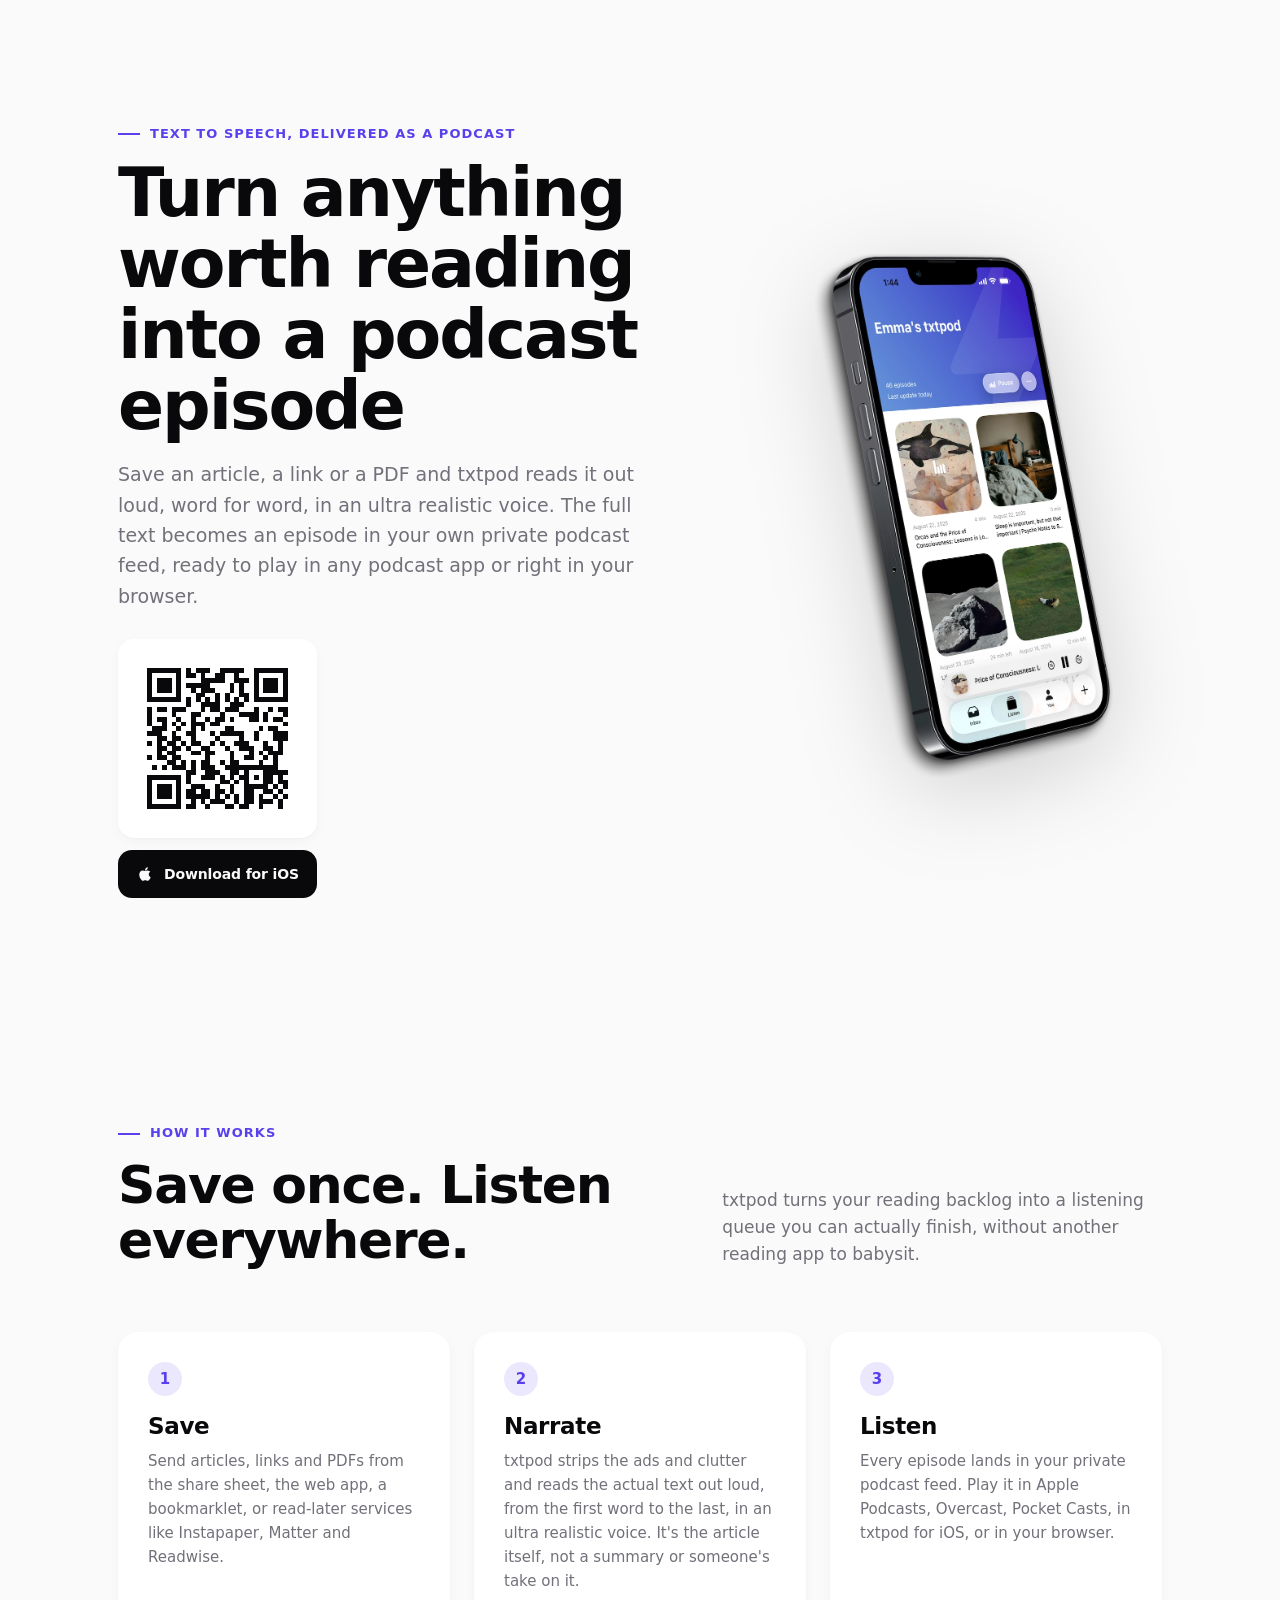
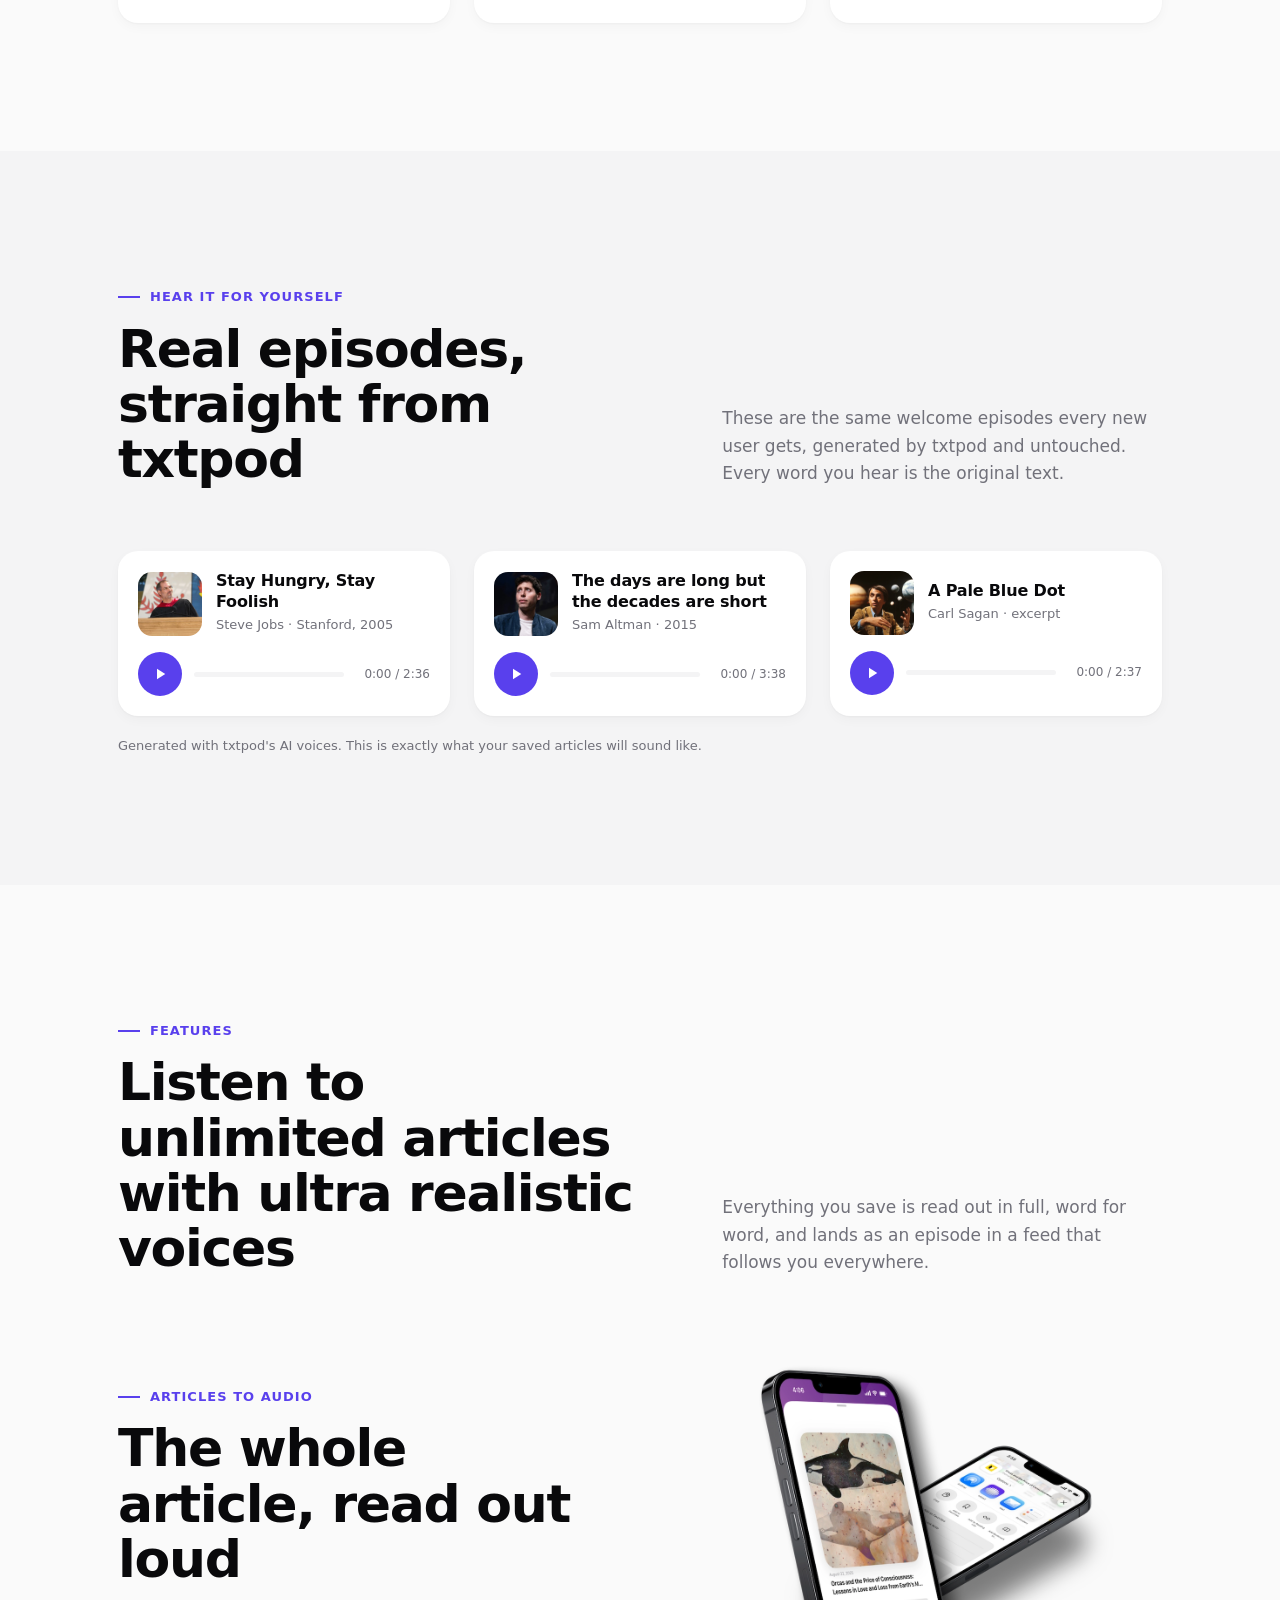
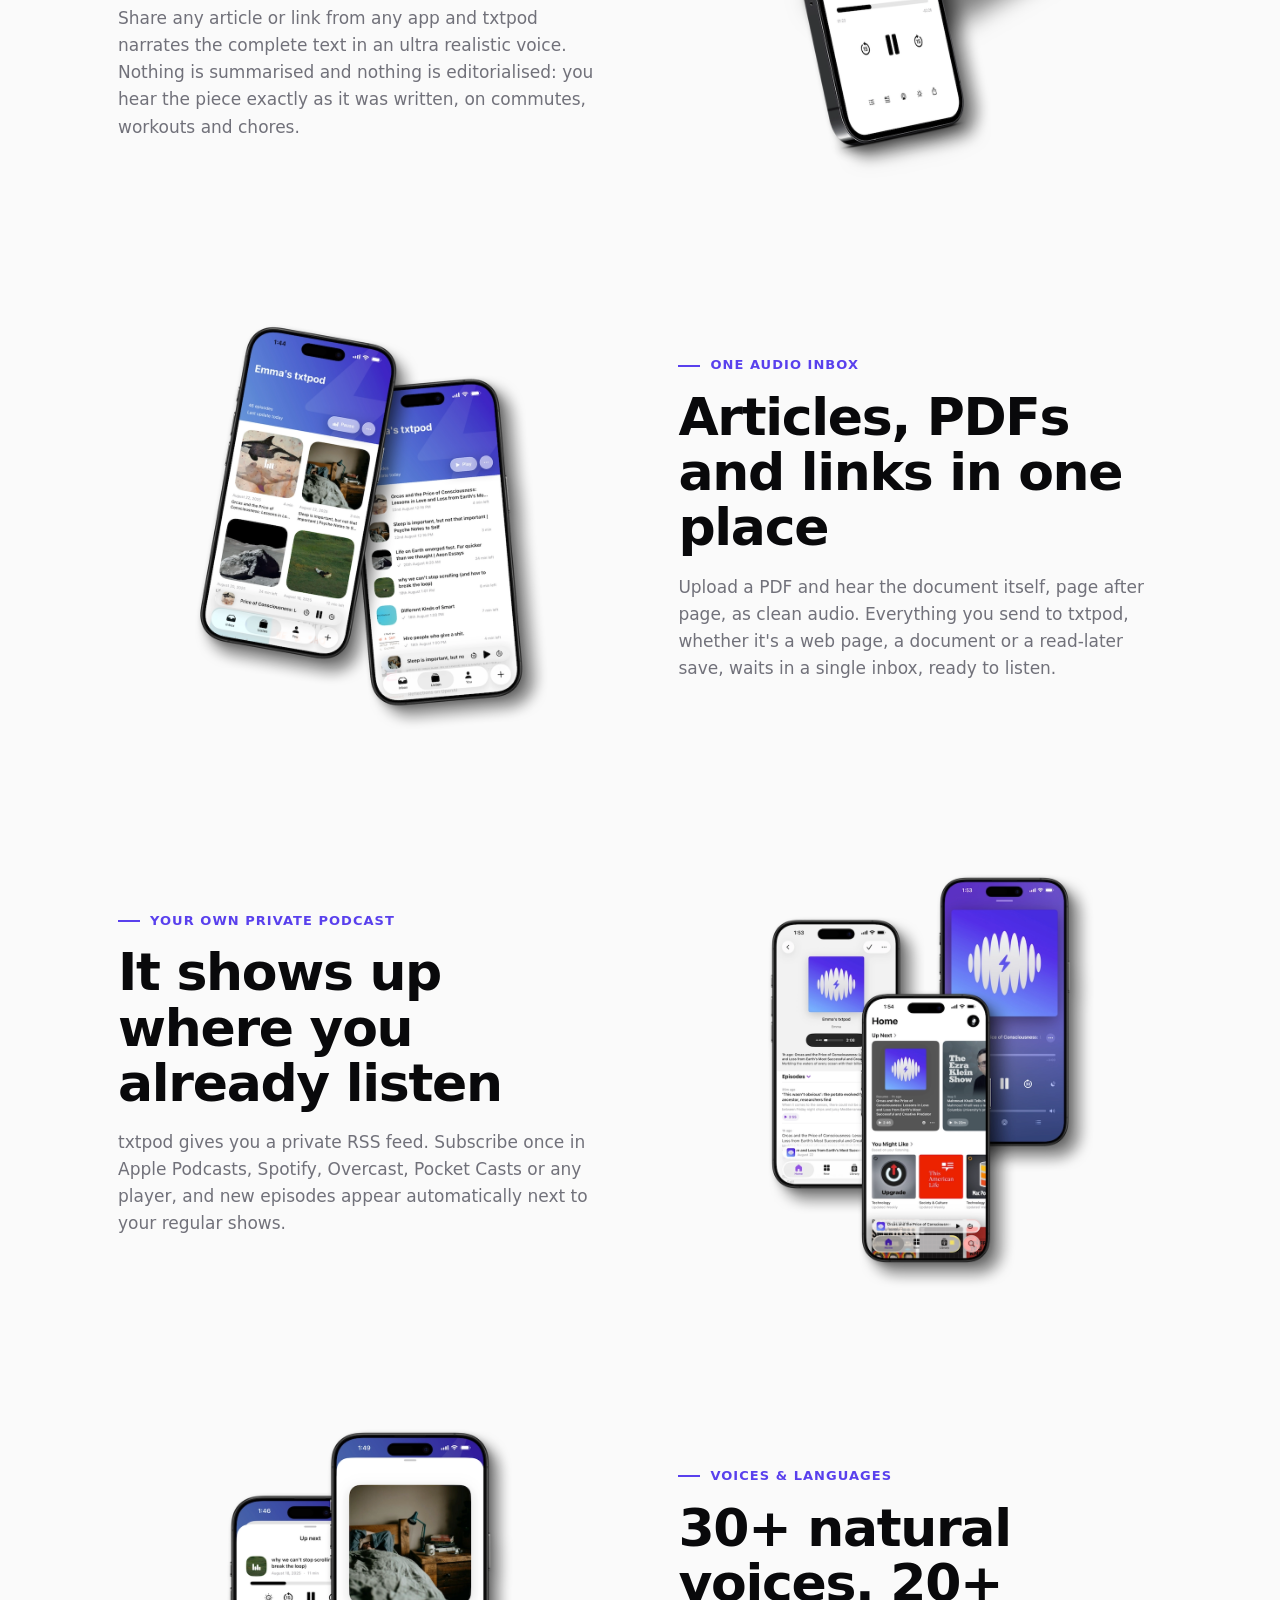
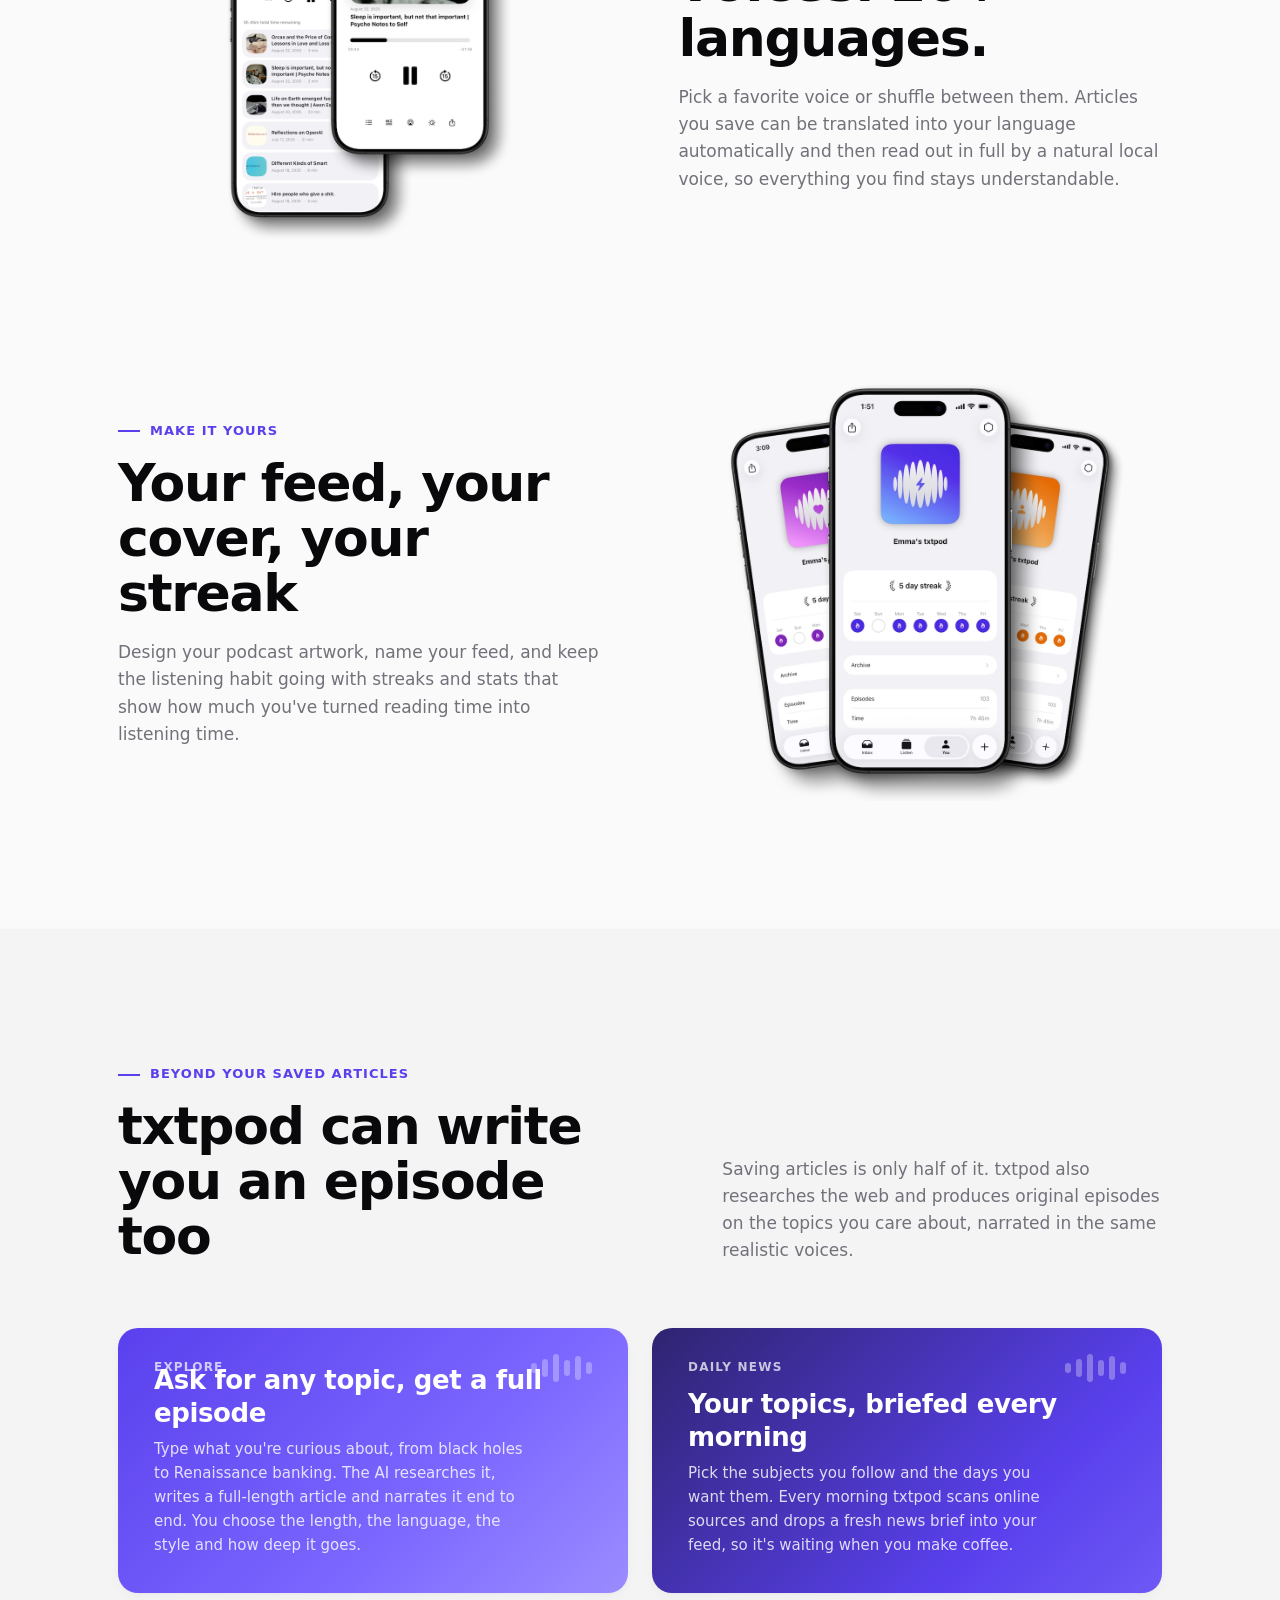
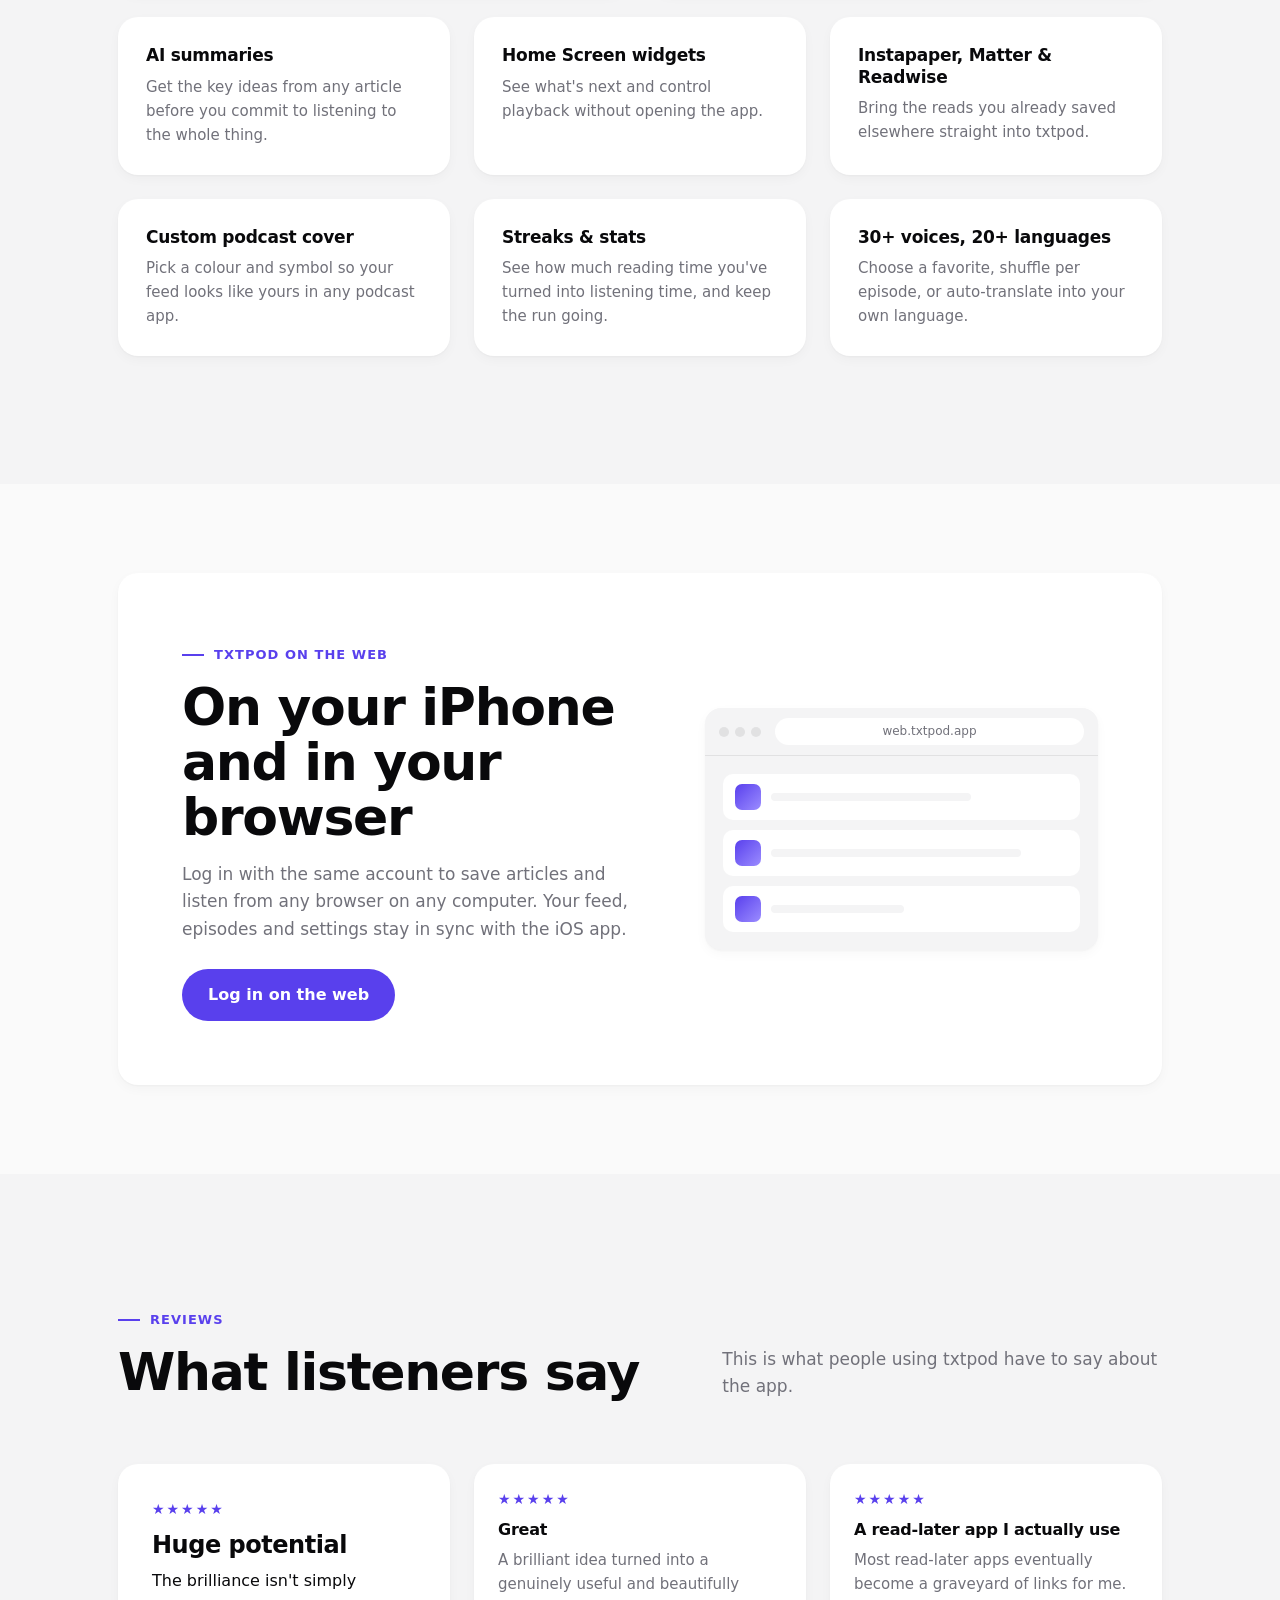
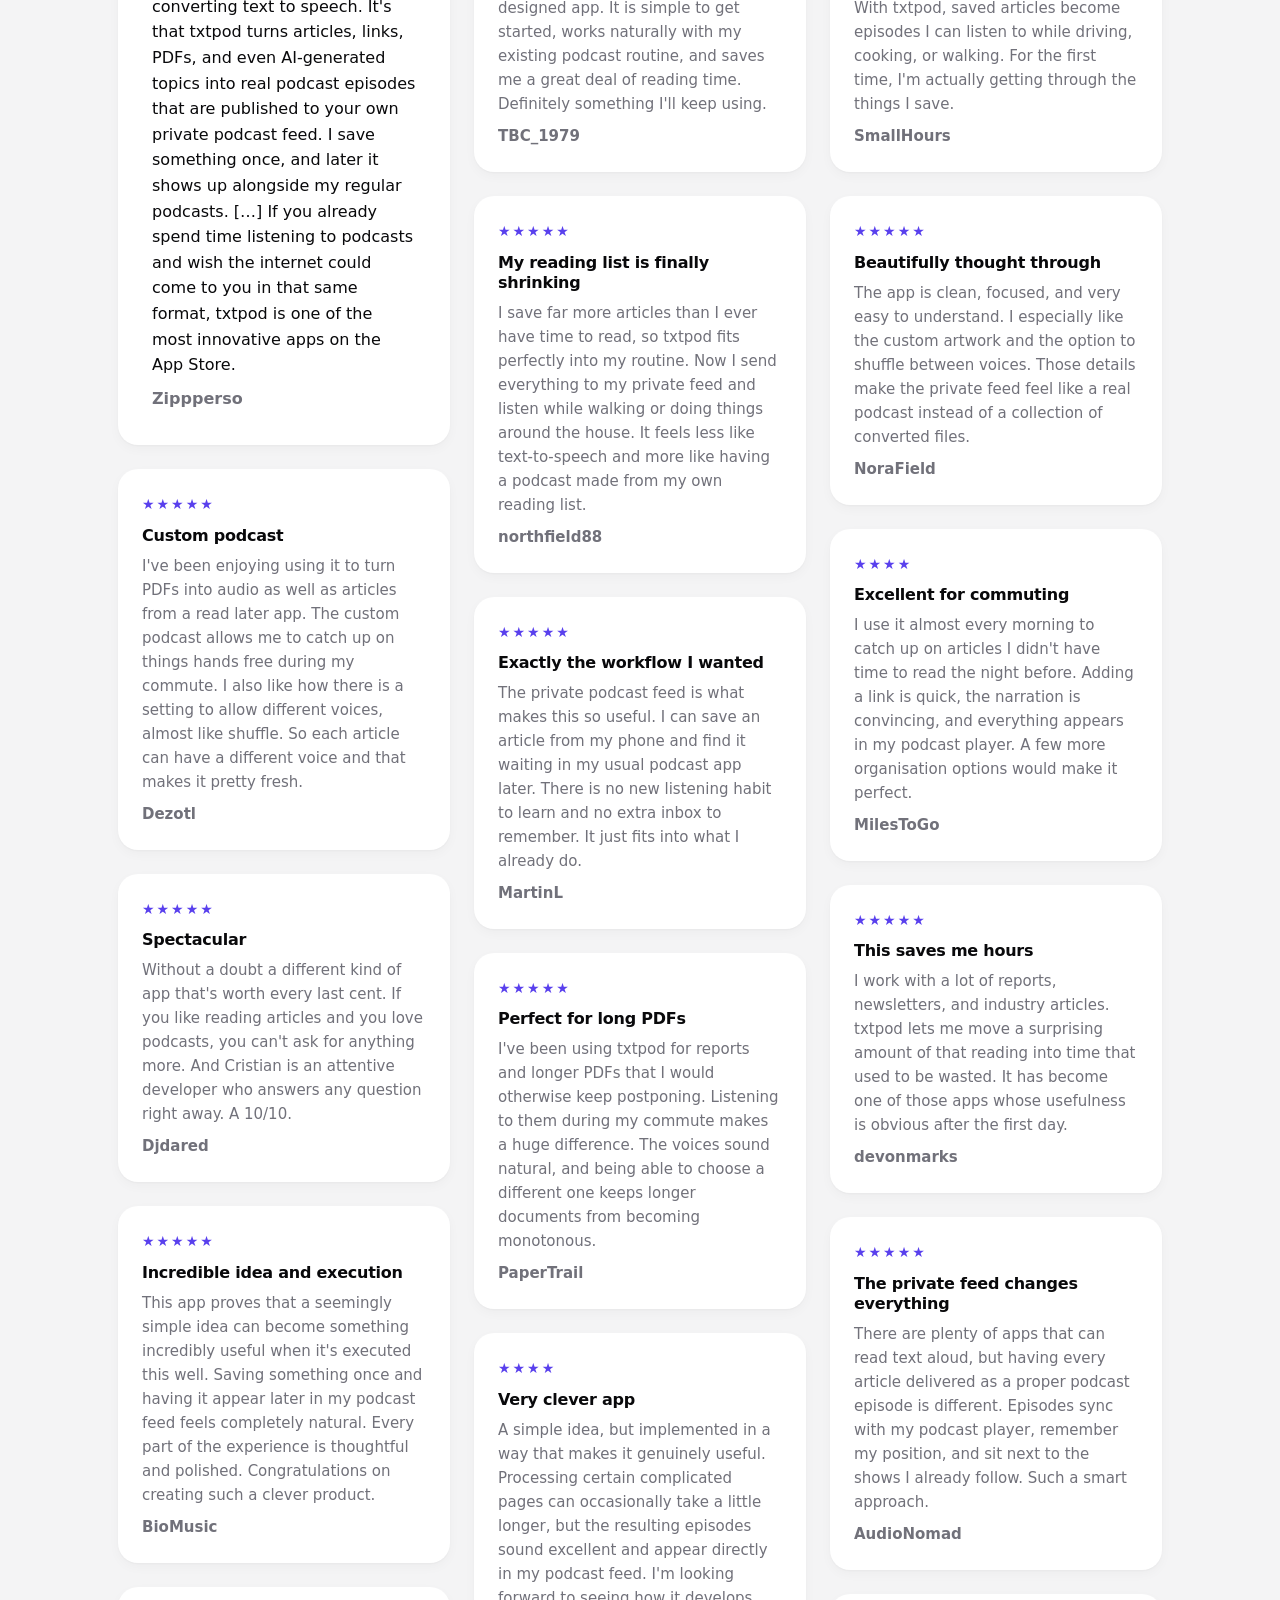
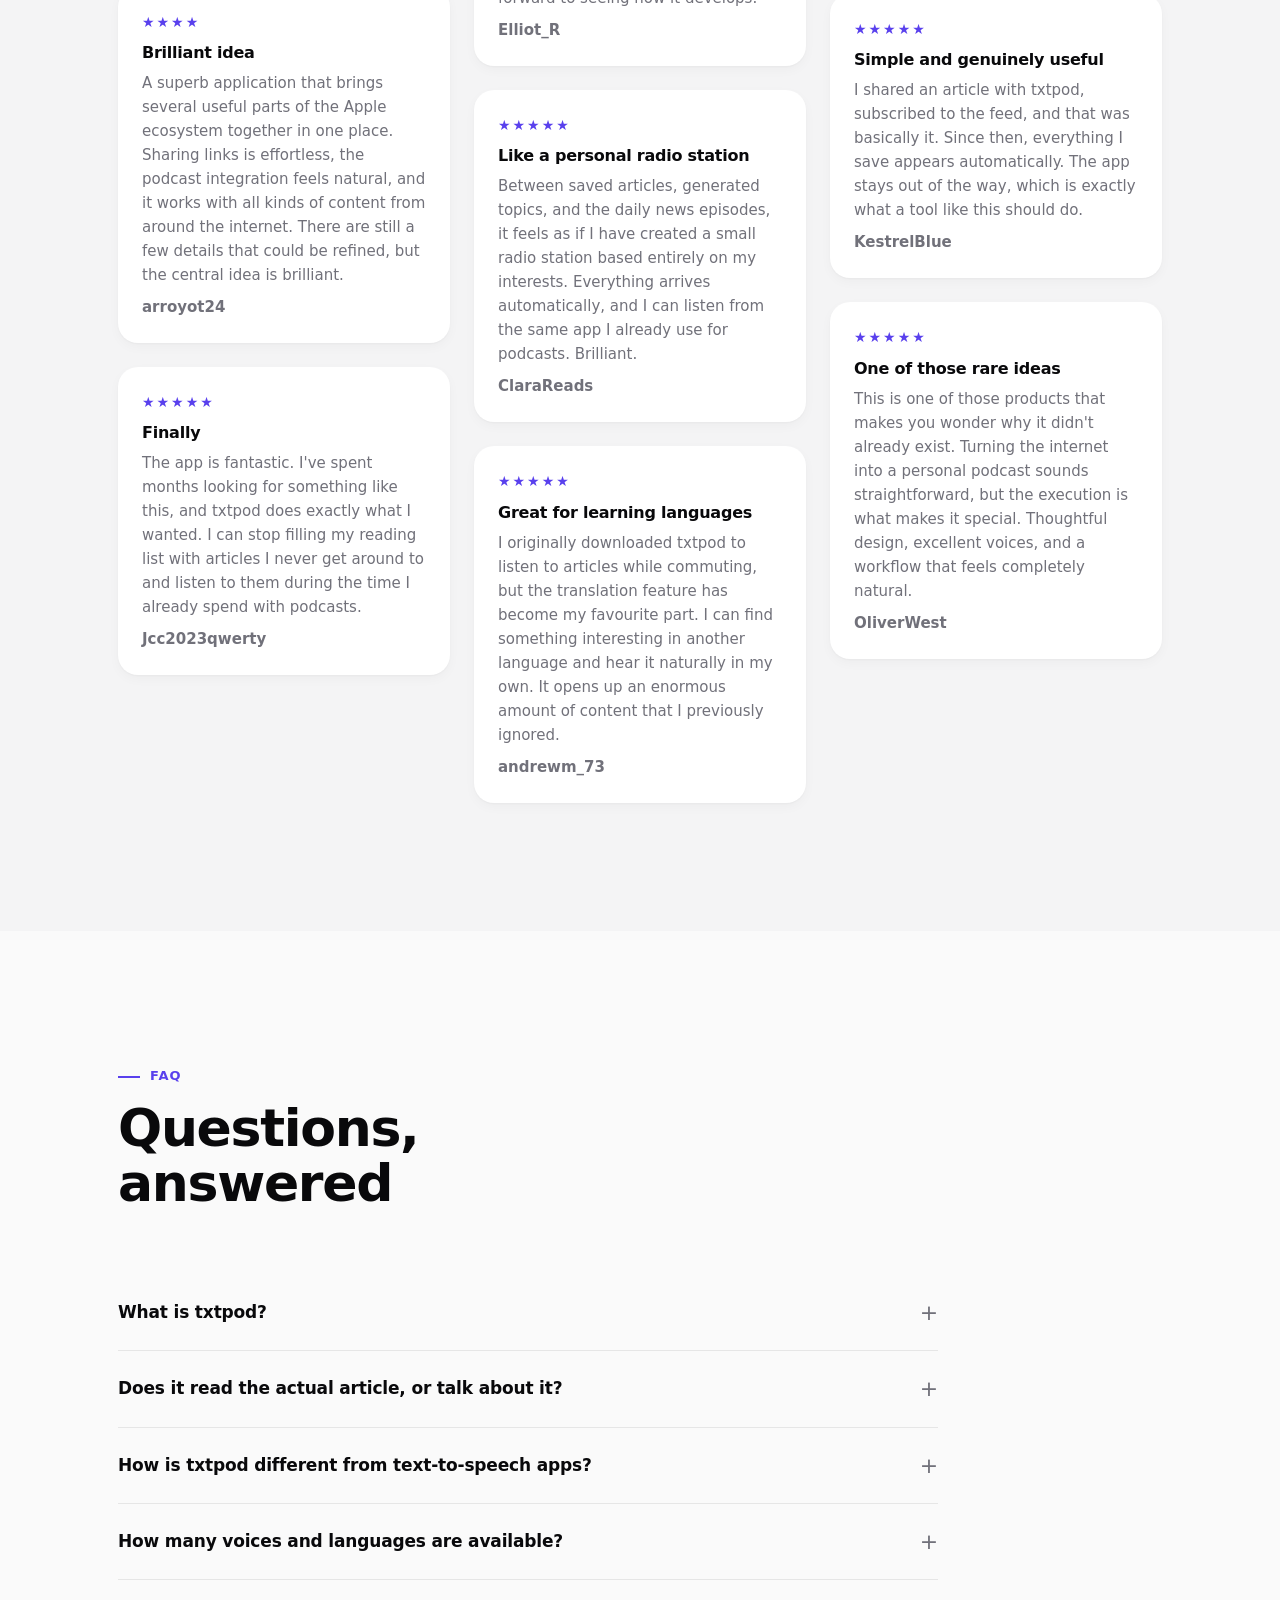
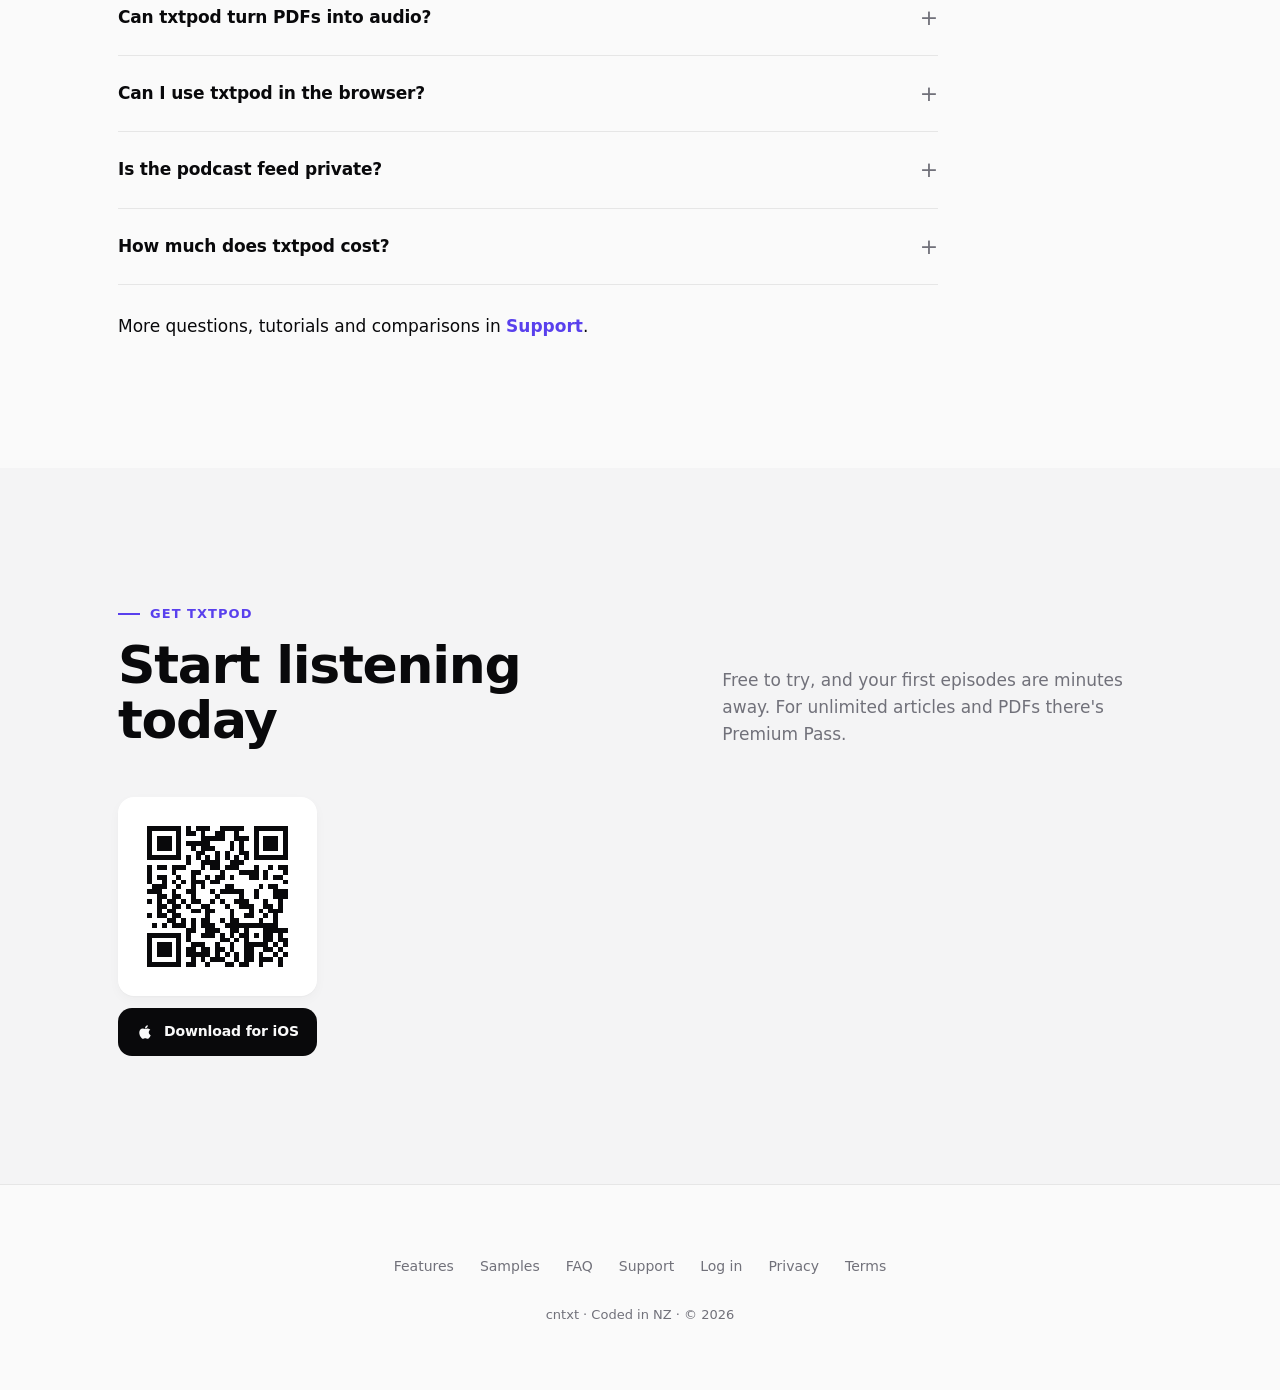
<file: index.html>
<!doctype html>
<html lang="en">
  <head>
    <meta charset="utf-8" />
    <meta name="viewport" content="width=device-width, initial-scale=1, viewport-fit=cover" />
    <title>txtpod - Text to Speech for Articles</title>
    <meta name="description" content="txtpod reads your articles, links and PDFs out loud in ultra realistic voices, word for word, and sends them to your own private podcast feed. Listen in any podcast app, in txtpod for iOS, or right in your browser." />

    <!-- Theme/UI colors -->
    <meta name="theme-color" content="#FAFAFA" media="(prefers-color-scheme: light)" />
    <meta name="theme-color" content="#0C0C0E" media="(prefers-color-scheme: dark)" />
    <meta name="color-scheme" content="light dark" />
    <meta name="application-name" content="txtpod" />
    <meta name="apple-mobile-web-app-title" content="txtpod" />

    <!-- iOS Smart App Banner -->
    <meta name="apple-itunes-app" content="app-id=6748379680" />

    <!-- Open Graph / Twitter -->
    <meta property="og:title" content="txtpod - Text to Speech for Articles | Private Podcast Feed" />
    <meta property="og:description" content="txtpod reads your articles, links and PDFs out loud in ultra realistic voices, word for word, into your own private podcast feed. For any player, plus a web app for your browser." />
    <meta property="og:type" content="website" />
    <meta property="og:locale" content="en_US" />
    <meta name="twitter:card" content="summary_large_image" />
    <meta property="og:site_name" content="txtpod" />
    <meta name="twitter:title" content="txtpod - Text to Speech for Articles | Private Podcast Feed" />
    <meta name="twitter:description" content="txtpod reads your articles, links and PDFs out loud in ultra realistic voices, word for word, into your own private podcast feed. For any player, plus a web app for your browser." />
    <meta property="og:url" content="https://txtpod.app/" />
    <meta property="og:image" content="https://txtpod.app/images/txtpod-og.png" />
    <meta property="og:image:width" content="1200" />
    <meta property="og:image:height" content="630" />
    <meta property="og:image:type" content="image/png" />
    <meta property="og:image:alt" content="txtpod: Read later? Listen now in your podcasts. The txtpod app on an iPhone." />
    <meta name="twitter:image" content="https://txtpod.app/images/txtpod-og.png" />
    <meta name="keywords" content="text to speech,read aloud,text reader,tts reader,voice aloud reader,save articles,instapaper,readwise,matter,omnivore,curio,podcast feed,listen later,convert to audio,article to audio,article to podcast,text to podcast,private rss feed,private podcast,pdf to audio,pdf to podcast,ai podcast generator,daily news podcast,speechify alternative,pocket alternative,naturalreader alternative,instapaper alternative,readwise alternative,matter alternative,personal podcast,listen later app" />

    <!-- Canonical + icons -->
    <link rel="canonical" href="" id="canonical-link" />
    <link rel="apple-touch-icon" sizes="180x180" href="favicon/apple-touch-icon.png" />
    <link rel="icon" type="image/png" sizes="32x32" href="favicon/favicon-32x32.png" />
    <link rel="icon" type="image/png" sizes="16x16" href="favicon/favicon-16x16.png" />
    <link rel="manifest" href="favicon/site.webmanifest" />
    <link rel="shortcut icon" href="favicon/favicon.ico" />
    <link rel="icon" sizes="192x192" href="favicon/android-chrome-192x192.png" />
    <link rel="icon" sizes="512x512" href="favicon/android-chrome-512x512.png" />
    <link rel="preload" as="image" href="images/txtpod-hero.webp" />
    <meta name="robots" content="index,follow,max-image-preview:large" />

    <!-- Fonts: system UI stack only (no external webfonts) -->
    <link rel="stylesheet" href="style.css" />

    <!-- Ensure og:url and canonical reflect the deployed URL -->
    <script>
      (function () {
        var url = window.location.href.split('#')[0];
        var canonical = document.getElementById('canonical-link');
        if (canonical) canonical.setAttribute('href', url);
        var og = document.querySelector('meta[property="og:url"]');
        if (!og) {
          og = document.createElement('meta');
          og.setAttribute('property', 'og:url');
          document.head.appendChild(og);
        }
        og.setAttribute('content', url);
      })();
    </script>

    <!-- FAQ structured data (home page questions only; full FAQ lives at /support/) -->
    <script type="application/ld+json">
    {
      "@context": "https://schema.org",
      "@type": "FAQPage",
      "mainEntity": [
        {"@type": "Question", "name": "What is txtpod?", "acceptedAnswer": {"@type": "Answer", "text": "txtpod reads your articles, links and PDFs out loud and delivers them as podcast episodes. Save something once and txtpod extracts the clean text, narrates the whole thing in an ultra realistic voice, and drops the episode into your own private podcast feed. You can play it in any podcast app, in txtpod for iOS, or in your browser."}},
        {"@type": "Question", "name": "Does it read the actual article, or talk about it?", "acceptedAnswer": {"@type": "Answer", "text": "It reads the actual article. txtpod narrates the original text word for word, from the first sentence to the last. There is no host, no commentary and no AI discussion of the piece: the content you hear is the content you saved, just in audio. Summaries are a separate, optional extra if you want the gist first."}},
        {"@type": "Question", "name": "How is txtpod different from text-to-speech apps?", "acceptedAnswer": {"@type": "Answer", "text": "txtpod does not lock you into another player. It creates a private podcast feed, so your narrated articles show up next to your regular shows in Apple Podcasts, Overcast, Pocket Casts or any app that supports RSS."}},
        {"@type": "Question", "name": "How many voices and languages are available?", "acceptedAnswer": {"@type": "Answer", "text": "There are 30+ natural AI voice styles across 20+ languages, and txtpod can automatically translate saved articles into your preferred language before reading them out with a native-sounding voice."}},
        {"@type": "Question", "name": "Can txtpod turn PDFs into audio?", "acceptedAnswer": {"@type": "Answer", "text": "Yes. Import any PDF and txtpod reads the document itself, giving you clean audio you can listen to anywhere."}},
        {"@type": "Question", "name": "Can I use txtpod in the browser?", "acceptedAnswer": {"@type": "Answer", "text": "Yes. Log in to the txtpod web app with the same account as the iOS app to save articles and listen from any browser on any computer."}},
        {"@type": "Question", "name": "Is the podcast feed private?", "acceptedAnswer": {"@type": "Answer", "text": "Yes. Each account gets a private RSS feed intended only for your personal use in your podcast app."}},
        {"@type": "Question", "name": "How much does txtpod cost?", "acceptedAnswer": {"@type": "Answer", "text": "txtpod is free to try. For unlimited articles and PDFs there's Premium Pass, which you can get in the iOS app and cancel anytime."}}
      ]
    }
    </script>

    <!-- Application structured data -->
    <script type="application/ld+json">
    {
      "@context": "https://schema.org",
      "@type": "WebApplication",
      "name": "txtpod",
      "applicationCategory": "MultimediaApplication",
      "operatingSystem": "iOS, Web",
      "url": "https://txtpod.app/",
      "description": "txtpod reads your articles, links and PDFs out loud word for word with ultra realistic AI narration in 20+ languages, and delivers each one to your private podcast feed for listening in any podcast app or in the browser.",
      "inLanguage": "en"
    }
    </script>

    <!-- Organization structured data -->
    <script type="application/ld+json">
    {
      "@context": "https://schema.org",
      "@type": "Organization",
      "name": "txtpod",
      "url": "https://txtpod.app/",
      "logo": {
        "@type": "ImageObject",
        "url": "https://txtpod.app/favicon/apple-touch-icon.png"
      }
    }
    </script>

    <!-- HowTo structured data: convert an article to audio -->
    <script type="application/ld+json">
    {
      "@context": "https://schema.org",
      "@type": "HowTo",
      "name": "Convert an article to audio with txtpod",
      "description": "Save a link, pick a voice, subscribe to your private podcast feed, and listen in your favorite podcast app.",
      "totalTime": "PT1M",
      "tool": ["txtpod"],
      "step": [
        {"@type": "HowToStep", "name": "Save the link", "text": "Use the share extension, paste a URL, or import a PDF into txtpod."},
        {"@type": "HowToStep", "name": "Choose a voice", "text": "Select from 30+ natural styles in 20+ languages. txtpod reads the full text out loud in that voice."},
        {"@type": "HowToStep", "name": "Subscribe to your feed", "text": "Copy your private RSS feed and add it to Apple Podcasts, Overcast, or Pocket Casts."},
        {"@type": "HowToStep", "name": "Listen anywhere", "text": "New episodes appear automatically in your podcast app, in txtpod, or in your browser."}
      ]
    }
    </script>
  </head>
  <body>
    <nav class="top-nav" aria-label="Primary">
      <div class="container nav-inner">
        <a href="#" class="brand" aria-label="txtpod home">txtpod</a>
        <div class="nav-trailing">
          <a href="#features" class="nav-link">Features</a>
          <a href="#faq" class="nav-link">FAQ</a>
          <a class="btn btn-ghost" href="https://web.txtpod.app" target="_blank" rel="noopener">Log in</a>
          <a class="btn btn-primary" href="https://apps.apple.com/us/app/txtpod-text-to-speech-podcast/id6748379680" target="_blank" rel="noopener">Download</a>
        </div>
      </div>
    </nav>

    <!-- Floating App Store button (mobile only) -->
    <div class="hero-floater" id="hero-floater">
      <a class="dl-btn" href="https://apps.apple.com/us/app/txtpod-text-to-speech-podcast/id6748379680" target="_blank" rel="noopener">
        <svg class="dl-btn-apple" viewBox="0 0 24 24" aria-hidden="true"><path d="M17.05 20.28c-.98.95-2.05.8-3.08.35-1.09-.46-2.09-.48-3.24 0-1.44.62-2.2.44-3.06-.35C2.79 15.25 3.51 7.59 9.05 7.31c1.35.07 2.29.74 3.08.8 1.18-.24 2.31-.93 3.57-.84 1.51.12 2.65.72 3.4 1.8-3.12 1.87-2.38 5.98.48 7.13-.57 1.5-1.31 2.99-2.53 4.09zM12.03 7.25c-.15-2.23 1.66-4.07 3.74-4.25.29 2.58-2.34 4.5-3.74 4.25z"/></svg>
        <span>Download for iOS</span>
      </a>
    </div>

    <header class="hero">
      <div class="container hero-grid">
        <div>
          <span class="eyebrow">Text to speech, delivered as a podcast</span>
          <h1>Turn anything worth reading into a podcast episode</h1>
          <p class="hero-sub">Save an article, a link or a PDF and txtpod reads it out loud, word for word, in an ultra realistic voice. The full text becomes an episode in your own private podcast feed, ready to play in any podcast app or right in your browser.</p>
          <div class="hero-download-group">
            <div class="qr-flip" id="hero-qr" tabindex="0" role="button" aria-label="QR code, tap for instructions">
              <div class="qr-inner">
                <div class="qr-face qr-face-front"><div class="qr-mask"></div></div>
                <div class="qr-face qr-face-back"><p>Scan with your camera to get txtpod on the App&nbsp;Store. Or search <strong>"txtpod"</strong>.</p></div>
              </div>
            </div>
            <a class="dl-btn" href="https://apps.apple.com/us/app/txtpod-text-to-speech-podcast/id6748379680" target="_blank" rel="noopener">
              <svg class="dl-btn-apple" viewBox="0 0 24 24" aria-hidden="true"><path d="M17.05 20.28c-.98.95-2.05.8-3.08.35-1.09-.46-2.09-.48-3.24 0-1.44.62-2.2.44-3.06-.35C2.79 15.25 3.51 7.59 9.05 7.31c1.35.07 2.29.74 3.08.8 1.18-.24 2.31-.93 3.57-.84 1.51.12 2.65.72 3.4 1.8-3.12 1.87-2.38 5.98.48 7.13-.57 1.5-1.31 2.99-2.53 4.09zM12.03 7.25c-.15-2.23 1.66-4.07 3.74-4.25.29 2.58-2.34 4.5-3.74 4.25z"/></svg>
              <span>Download for iOS</span>
            </a>
          </div>
        </div>
        <div class="hero-image-wrap">
          <img src="images/txtpod-hero.webp" alt="txtpod app on iPhone showing a personal podcast feed of narrated articles" width="1024" height="1536" fetchpriority="high" />
        </div>
      </div>
    </header>

    <main>
      <!-- How it works -->
      <section class="section" id="how" aria-labelledby="how-title">
        <div class="container">
          <div class="section-head reveal">
            <div>
              <span class="eyebrow">How it works</span>
              <h2 id="how-title">Save once. Listen everywhere.</h2>
            </div>
            <p>txtpod turns your reading backlog into a listening queue you can actually finish, without another reading app to babysit.</p>
          </div>
          <div class="steps-grid">
            <article class="step-card reveal">
              <span class="step-num">1</span>
              <h3>Save</h3>
              <p>Send articles, links and PDFs from the share sheet, the web app, a bookmarklet, or read-later services like Instapaper, Matter and Readwise.</p>
            </article>
            <article class="step-card reveal">
              <span class="step-num">2</span>
              <h3>Narrate</h3>
              <p>txtpod strips the ads and clutter and reads the actual text out loud, from the first word to the last, in an ultra realistic voice. It's the article itself, not a summary or someone's take on it.</p>
            </article>
            <article class="step-card reveal">
              <span class="step-num">3</span>
              <h3>Listen</h3>
              <p>Every episode lands in your private podcast feed. Play it in Apple Podcasts, Overcast, Pocket Casts, in txtpod for iOS, or in your browser.</p>
            </article>
          </div>
        </div>
      </section>

      <!-- Samples -->
      <section class="section section-muted" id="samples" aria-labelledby="samples-title">
        <div class="container">
          <div class="section-head reveal">
            <div>
              <span class="eyebrow">Hear it for yourself</span>
              <h2 id="samples-title">Real episodes, straight from txtpod</h2>
            </div>
            <p>These are the same welcome episodes every new user gets, generated by txtpod and untouched. Every word you hear is the original text.</p>
          </div>
          <div class="samples-grid">
            <article class="sample-card reveal">
              <div class="sample-top">
                <img class="sample-cover" src="images/sample-steve-jobs.jpg" alt="Episode cover for Stay Hungry, Stay Foolish" width="128" height="128" loading="lazy" />
                <div>
                  <h3 class="sample-title">Stay Hungry, Stay Foolish</h3>
                  <p class="sample-meta">Steve Jobs · Stanford, 2005</p>
                </div>
              </div>
              <div class="sample-player">
                <button class="sample-play" type="button" aria-label="Play Stay Hungry, Stay Foolish">
                  <svg class="icon-play" viewBox="0 0 24 24" aria-hidden="true"><path d="M8 5v14l11-7z"/></svg>
                  <svg class="icon-pause" viewBox="0 0 24 24" aria-hidden="true"><path d="M6 4h4v16H6zM14 4h4v16h-4z"/></svg>
                </button>
                <div class="sample-progress" role="slider" aria-label="Seek" aria-valuemin="0" aria-valuemax="100" aria-valuenow="0" tabindex="0">
                  <div class="sample-track"><div class="sample-fill"></div></div>
                </div>
                <span class="sample-time">0:00 / 2:36</span>
              </div>
              <audio preload="none" src="audio/sample-jobs.m4a"></audio>
            </article>
            <article class="sample-card reveal">
              <div class="sample-top">
                <img class="sample-cover" src="images/sample-sam-altman.jpg" alt="Episode cover for The days are long but the decades are short" width="128" height="128" loading="lazy" />
                <div>
                  <h3 class="sample-title">The days are long but the decades are short</h3>
                  <p class="sample-meta">Sam Altman · 2015</p>
                </div>
              </div>
              <div class="sample-player">
                <button class="sample-play" type="button" aria-label="Play The days are long but the decades are short">
                  <svg class="icon-play" viewBox="0 0 24 24" aria-hidden="true"><path d="M8 5v14l11-7z"/></svg>
                  <svg class="icon-pause" viewBox="0 0 24 24" aria-hidden="true"><path d="M6 4h4v16H6zM14 4h4v16h-4z"/></svg>
                </button>
                <div class="sample-progress" role="slider" aria-label="Seek" aria-valuemin="0" aria-valuemax="100" aria-valuenow="0" tabindex="0">
                  <div class="sample-track"><div class="sample-fill"></div></div>
                </div>
                <span class="sample-time">0:00 / 3:38</span>
              </div>
              <audio preload="none" src="audio/sample-altman.m4a"></audio>
            </article>
            <article class="sample-card reveal">
              <div class="sample-top">
                <img class="sample-cover" src="images/sample-sagan.jpg" alt="Episode cover for A Pale Blue Dot" width="128" height="128" loading="lazy" />
                <div>
                  <h3 class="sample-title">A Pale Blue Dot</h3>
                  <p class="sample-meta">Carl Sagan · excerpt</p>
                </div>
              </div>
              <div class="sample-player">
                <button class="sample-play" type="button" aria-label="Play A Pale Blue Dot">
                  <svg class="icon-play" viewBox="0 0 24 24" aria-hidden="true"><path d="M8 5v14l11-7z"/></svg>
                  <svg class="icon-pause" viewBox="0 0 24 24" aria-hidden="true"><path d="M6 4h4v16H6zM14 4h4v16h-4z"/></svg>
                </button>
                <div class="sample-progress" role="slider" aria-label="Seek" aria-valuemin="0" aria-valuemax="100" aria-valuenow="0" tabindex="0">
                  <div class="sample-track"><div class="sample-fill"></div></div>
                </div>
                <span class="sample-time">0:00 / 2:37</span>
              </div>
              <audio preload="none" src="audio/sample-sagan.m4a"></audio>
            </article>
          </div>
          <p class="samples-note">Generated with txtpod's AI voices. This is exactly what your saved articles will sound like.</p>
        </div>
      </section>

      <!-- Feature rows -->
      <section class="section" id="features" aria-labelledby="features-title">
        <div class="container">
          <div class="section-head reveal">
            <div>
              <span class="eyebrow">Features</span>
              <h2 id="features-title">Listen to unlimited articles with ultra realistic voices</h2>
            </div>
            <p>Everything you save is read out in full, word for word, and lands as an episode in a feed that follows you everywhere.</p>
          </div>

          <div class="feature-rows">
            <article class="feature-row reveal">
              <div class="feature-copy">
                <span class="eyebrow">Articles to audio</span>
                <h2>The whole article, read out loud</h2>
                <p>Share any article or link from any app and txtpod narrates the complete text in an ultra realistic voice. Nothing is summarised and nothing is editorialised: you hear the piece exactly as it was written, on commutes, workouts and chores.</p>
              </div>
              <div class="feature-media"><img src="images/txtpod-feature-2.webp" alt="Saving an article with the iOS share sheet and playing it in txtpod" loading="lazy" /></div>
            </article>

            <article class="feature-row is-reversed reveal">
              <div class="feature-copy">
                <span class="eyebrow">One audio inbox</span>
                <h2>Articles, PDFs and links in one place</h2>
                <p>Upload a PDF and hear the document itself, page after page, as clean audio. Everything you send to txtpod, whether it's a web page, a document or a read-later save, waits in a single inbox, ready to listen.</p>
              </div>
              <div class="feature-media"><img src="images/txtpod-feature-1.webp" alt="txtpod inbox and episode list with saved articles" loading="lazy" /></div>
            </article>

            <article class="feature-row reveal">
              <div class="feature-copy">
                <span class="eyebrow">Your own private podcast</span>
                <h2>It shows up where you already listen</h2>
                <p>txtpod gives you a private RSS feed. Subscribe once in Apple Podcasts, Spotify, Overcast, Pocket Casts or any player, and new episodes appear automatically next to your regular shows.</p>
              </div>
              <div class="feature-media"><img src="images/txtpod-feature-3.webp" alt="A personal txtpod feed subscribed in Apple Podcasts" loading="lazy" /></div>
            </article>

            <article class="feature-row is-reversed reveal">
              <div class="feature-copy">
                <span class="eyebrow">Voices &amp; languages</span>
                <h2>30+ natural voices. 20+ languages.</h2>
                <p>Pick a favorite voice or shuffle between them. Articles you save can be translated into your language automatically and then read out in full by a natural local voice, so everything you find stays understandable.</p>
              </div>
              <div class="feature-media"><img src="images/txtpod-feature-4.webp" alt="txtpod player and up-next queue" loading="lazy" /></div>
            </article>

            <article class="feature-row reveal">
              <div class="feature-copy">
                <span class="eyebrow">Make it yours</span>
                <h2>Your feed, your cover, your streak</h2>
                <p>Design your podcast artwork, name your feed, and keep the listening habit going with streaks and stats that show how much you've turned reading time into listening time.</p>
              </div>
              <div class="feature-media"><img src="images/txtpod-feature-6.webp" alt="Custom podcast covers, streaks and listening stats in txtpod" loading="lazy" /></div>
            </article>
          </div>

        </div>
      </section>

      <!-- Explore + Daily news: episodes txtpod creates for you -->
      <section class="section section-muted" id="generate" aria-labelledby="generate-title">
        <div class="container">
          <div class="section-head reveal">
            <div>
              <span class="eyebrow">Beyond your saved articles</span>
              <h2 id="generate-title">txtpod can write you an episode too</h2>
            </div>
            <p>Saving articles is only half of it. txtpod also researches the web and produces original episodes on the topics you care about, narrated in the same realistic voices.</p>
          </div>

          <div class="generate-grid">
            <article class="generate-card reveal">
              <span class="generate-kicker">Explore</span>
              <div class="generate-bars" aria-hidden="true"><span></span><span></span><span></span><span></span><span></span><span></span></div>
              <h3>Ask for any topic, get a full episode</h3>
              <p>Type what you're curious about, from black holes to Renaissance banking. The AI researches it, writes a full-length article and narrates it end to end. You choose the length, the language, the style and how deep it goes.</p>
            </article>
            <article class="generate-card is-alt reveal">
              <span class="generate-kicker">Daily news</span>
              <div class="generate-bars" aria-hidden="true"><span></span><span></span><span></span><span></span><span></span><span></span></div>
              <h3>Your topics, briefed every morning</h3>
              <p>Pick the subjects you follow and the days you want them. Every morning txtpod scans online sources and drops a fresh news brief into your feed, so it's waiting when you make coffee.</p>
            </article>
          </div>

          <div class="extras-grid">
            <article class="extra-card reveal">
              <h3>AI summaries</h3>
              <p>Get the key ideas from any article before you commit to listening to the whole thing.</p>
            </article>
            <article class="extra-card reveal">
              <h3>Home Screen widgets</h3>
              <p>See what's next and control playback without opening the app.</p>
            </article>
            <article class="extra-card reveal">
              <h3>Instapaper, Matter &amp; Readwise</h3>
              <p>Bring the reads you already saved elsewhere straight into txtpod.</p>
            </article>
            <article class="extra-card reveal">
              <h3>Custom podcast cover</h3>
              <p>Pick a colour and symbol so your feed looks like yours in any podcast app.</p>
            </article>
            <article class="extra-card reveal">
              <h3>Streaks &amp; stats</h3>
              <p>See how much reading time you've turned into listening time, and keep the run going.</p>
            </article>
            <article class="extra-card reveal">
              <h3>30+ voices, 20+ languages</h3>
              <p>Choose a favorite, shuffle per episode, or auto-translate into your own language.</p>
            </article>
          </div>
        </div>
      </section>

      <!-- Web app -->
      <section class="section section-tight" id="web" aria-labelledby="web-title">
        <div class="container">
          <div class="web-card reveal">
            <div>
              <span class="eyebrow">txtpod on the web</span>
              <h2 id="web-title">On your iPhone and in your browser</h2>
              <p>Log in with the same account to save articles and listen from any browser on any computer. Your feed, episodes and settings stay in sync with the iOS app.</p>
              <div class="web-cta">
                <a class="btn btn-primary btn-lg" href="https://web.txtpod.app" target="_blank" rel="noopener">Log in on the web</a>
              </div>
            </div>
            <div class="browser-frame" aria-hidden="true">
              <div class="browser-bar">
                <span class="browser-dot"></span><span class="browser-dot"></span><span class="browser-dot"></span>
                <span class="browser-url">web.txtpod.app</span>
              </div>
              <div class="browser-body">
                <div class="browser-row"><span class="browser-thumb"></span><span class="browser-line w-60"></span></div>
                <div class="browser-row"><span class="browser-thumb"></span><span class="browser-line w-75"></span></div>
                <div class="browser-row"><span class="browser-thumb"></span><span class="browser-line w-40"></span></div>
              </div>
            </div>
          </div>
        </div>
      </section>

      <!-- Reviews -->
      <section class="section section-muted" id="reviews" aria-labelledby="reviews-title">
        <div class="container">
          <div class="section-head reveal">
            <div>
              <span class="eyebrow">Reviews</span>
              <h2 id="reviews-title">What listeners say</h2>
            </div>
            <p>This is what people using txtpod have to say about the app.</p>
          </div>
          <!--
            Reviews are sample presentation content. To add one, copy a <article class="review-card reveal">
            block below and fill in the stars, title, body and the reviewer's handle.
            Add class "is-featured" to give a card the wide lead position.
          -->
          <div class="reviews-grid">
            <article class="review-card is-featured reveal">
              <div class="review-stars" aria-label="5 out of 5 stars">★★★★★</div>
              <h3>Huge potential</h3>
              <p>The brilliance isn't simply converting text to speech. It's that txtpod turns articles, links, PDFs, and even AI-generated topics into real podcast episodes that are published to your own private podcast feed. I save something once, and later it shows up alongside my regular podcasts. […] If you already spend time listening to podcasts and wish the internet could come to you in that same format, txtpod is one of the most innovative apps on the App Store.</p>
              <p class="review-author">Zippperso</p>
            </article>
            <article class="review-card reveal">
              <div class="review-stars" aria-label="5 out of 5 stars">★★★★★</div>
              <h3>Custom podcast</h3>
              <p>I've been enjoying using it to turn PDFs into audio as well as articles from a read later app. The custom podcast allows me to catch up on things hands free during my commute. I also like how there is a setting to allow different voices, almost like shuffle. So each article can have a different voice and that makes it pretty fresh.</p>
              <p class="review-author">Dezotl</p>
            </article>
            <article class="review-card reveal">
              <div class="review-stars" aria-label="5 out of 5 stars">★★★★★</div>
              <h3>Spectacular</h3>
              <p>Without a doubt a different kind of app that's worth every last cent. If you like reading articles and you love podcasts, you can't ask for anything more. And Cristian is an attentive developer who answers any question right away. A 10/10.</p>
              <p class="review-author">Djdared</p>
            </article>
            <article class="review-card reveal">
              <div class="review-stars" aria-label="5 out of 5 stars">★★★★★</div>
              <h3>Incredible idea and execution</h3>
              <p>This app proves that a seemingly simple idea can become something incredibly useful when it's executed this well. Saving something once and having it appear later in my podcast feed feels completely natural. Every part of the experience is thoughtful and polished. Congratulations on creating such a clever product.</p>
              <p class="review-author">BioMusic</p>
            </article>
            <article class="review-card reveal">
              <div class="review-stars" aria-label="4 out of 5 stars">★★★★</div>
              <h3>Brilliant idea</h3>
              <p>A superb application that brings several useful parts of the Apple ecosystem together in one place. Sharing links is effortless, the podcast integration feels natural, and it works with all kinds of content from around the internet. There are still a few details that could be refined, but the central idea is brilliant.</p>
              <p class="review-author">arroyot24</p>
            </article>
            <article class="review-card reveal">
              <div class="review-stars" aria-label="5 out of 5 stars">★★★★★</div>
              <h3>Finally</h3>
              <p>The app is fantastic. I've spent months looking for something like this, and txtpod does exactly what I wanted. I can stop filling my reading list with articles I never get around to and listen to them during the time I already spend with podcasts.</p>
              <p class="review-author">Jcc2023qwerty</p>
            </article>
            <article class="review-card reveal">
              <div class="review-stars" aria-label="5 out of 5 stars">★★★★★</div>
              <h3>Great</h3>
              <p>A brilliant idea turned into a genuinely useful and beautifully designed app. It is simple to get started, works naturally with my existing podcast routine, and saves me a great deal of reading time. Definitely something I'll keep using.</p>
              <p class="review-author">TBC_1979</p>
            </article>
            <article class="review-card reveal">
              <div class="review-stars" aria-label="5 out of 5 stars">★★★★★</div>
              <h3>My reading list is finally shrinking</h3>
              <p>I save far more articles than I ever have time to read, so txtpod fits perfectly into my routine. Now I send everything to my private feed and listen while walking or doing things around the house. It feels less like text-to-speech and more like having a podcast made from my own reading list.</p>
              <p class="review-author">northfield88</p>
            </article>
            <article class="review-card reveal">
              <div class="review-stars" aria-label="5 out of 5 stars">★★★★★</div>
              <h3>Exactly the workflow I wanted</h3>
              <p>The private podcast feed is what makes this so useful. I can save an article from my phone and find it waiting in my usual podcast app later. There is no new listening habit to learn and no extra inbox to remember. It just fits into what I already do.</p>
              <p class="review-author">MartinL</p>
            </article>
            <article class="review-card reveal">
              <div class="review-stars" aria-label="5 out of 5 stars">★★★★★</div>
              <h3>Perfect for long PDFs</h3>
              <p>I've been using txtpod for reports and longer PDFs that I would otherwise keep postponing. Listening to them during my commute makes a huge difference. The voices sound natural, and being able to choose a different one keeps longer documents from becoming monotonous.</p>
              <p class="review-author">PaperTrail</p>
            </article>
            <article class="review-card reveal">
              <div class="review-stars" aria-label="4 out of 5 stars">★★★★</div>
              <h3>Very clever app</h3>
              <p>A simple idea, but implemented in a way that makes it genuinely useful. Processing certain complicated pages can occasionally take a little longer, but the resulting episodes sound excellent and appear directly in my podcast feed. I'm looking forward to seeing how it develops.</p>
              <p class="review-author">Elliot_R</p>
            </article>
            <article class="review-card reveal">
              <div class="review-stars" aria-label="5 out of 5 stars">★★★★★</div>
              <h3>Like a personal radio station</h3>
              <p>Between saved articles, generated topics, and the daily news episodes, it feels as if I have created a small radio station based entirely on my interests. Everything arrives automatically, and I can listen from the same app I already use for podcasts. Brilliant.</p>
              <p class="review-author">ClaraReads</p>
            </article>
            <article class="review-card reveal">
              <div class="review-stars" aria-label="5 out of 5 stars">★★★★★</div>
              <h3>Great for learning languages</h3>
              <p>I originally downloaded txtpod to listen to articles while commuting, but the translation feature has become my favourite part. I can find something interesting in another language and hear it naturally in my own. It opens up an enormous amount of content that I previously ignored.</p>
              <p class="review-author">andrewm_73</p>
            </article>
            <article class="review-card reveal">
              <div class="review-stars" aria-label="5 out of 5 stars">★★★★★</div>
              <h3>A read-later app I actually use</h3>
              <p>Most read-later apps eventually become a graveyard of links for me. With txtpod, saved articles become episodes I can listen to while driving, cooking, or walking. For the first time, I'm actually getting through the things I save.</p>
              <p class="review-author">SmallHours</p>
            </article>
            <article class="review-card reveal">
              <div class="review-stars" aria-label="5 out of 5 stars">★★★★★</div>
              <h3>Beautifully thought through</h3>
              <p>The app is clean, focused, and very easy to understand. I especially like the custom artwork and the option to shuffle between voices. Those details make the private feed feel like a real podcast instead of a collection of converted files.</p>
              <p class="review-author">NoraField</p>
            </article>
            <article class="review-card reveal">
              <div class="review-stars" aria-label="4 out of 5 stars">★★★★</div>
              <h3>Excellent for commuting</h3>
              <p>I use it almost every morning to catch up on articles I didn't have time to read the night before. Adding a link is quick, the narration is convincing, and everything appears in my podcast player. A few more organisation options would make it perfect.</p>
              <p class="review-author">MilesToGo</p>
            </article>
            <article class="review-card reveal">
              <div class="review-stars" aria-label="5 out of 5 stars">★★★★★</div>
              <h3>This saves me hours</h3>
              <p>I work with a lot of reports, newsletters, and industry articles. txtpod lets me move a surprising amount of that reading into time that used to be wasted. It has become one of those apps whose usefulness is obvious after the first day.</p>
              <p class="review-author">devonmarks</p>
            </article>
            <article class="review-card reveal">
              <div class="review-stars" aria-label="5 out of 5 stars">★★★★★</div>
              <h3>The private feed changes everything</h3>
              <p>There are plenty of apps that can read text aloud, but having every article delivered as a proper podcast episode is different. Episodes sync with my podcast player, remember my position, and sit next to the shows I already follow. Such a smart approach.</p>
              <p class="review-author">AudioNomad</p>
            </article>
            <article class="review-card reveal">
              <div class="review-stars" aria-label="5 out of 5 stars">★★★★★</div>
              <h3>Simple and genuinely useful</h3>
              <p>I shared an article with txtpod, subscribed to the feed, and that was basically it. Since then, everything I save appears automatically. The app stays out of the way, which is exactly what a tool like this should do.</p>
              <p class="review-author">KestrelBlue</p>
            </article>
            <article class="review-card reveal">
              <div class="review-stars" aria-label="5 out of 5 stars">★★★★★</div>
              <h3>One of those rare ideas</h3>
              <p>This is one of those products that makes you wonder why it didn't already exist. Turning the internet into a personal podcast sounds straightforward, but the execution is what makes it special. Thoughtful design, excellent voices, and a workflow that feels completely natural.</p>
              <p class="review-author">OliverWest</p>
            </article>
          </div>
        </div>
      </section>

      <!-- FAQ -->
      <section class="section" id="faq" aria-labelledby="faq-title">
        <div class="container">
          <div class="section-head reveal">
            <div>
              <span class="eyebrow">FAQ</span>
              <h2 id="faq-title">Questions, answered</h2>
            </div>
          </div>
          <div class="faq-list reveal">
            <details class="faq-item">
              <summary>What is txtpod?</summary>
              <p class="faq-answer">txtpod reads your articles, links and PDFs out loud and delivers them as podcast episodes. Save something once and txtpod extracts the clean text, narrates the whole thing in an ultra realistic voice, and drops the episode into your own private podcast feed. You can play it in any podcast app, in txtpod for iOS, or in your browser.</p>
            </details>
            <details class="faq-item">
              <summary>Does it read the actual article, or talk about it?</summary>
              <p class="faq-answer">It reads the actual article. txtpod narrates the original text word for word, from the first sentence to the last. There is no host, no commentary and no AI discussion of the piece: the content you hear is the content you saved, just in audio. (Summaries are a separate, optional extra if you want the gist first.)</p>
            </details>
            <details class="faq-item">
              <summary>How is txtpod different from text-to-speech apps?</summary>
              <p class="faq-answer">txtpod doesn't lock you into another player. It creates a private podcast feed, so your narrated articles show up next to your regular shows in Apple Podcasts, Overcast, Pocket Casts or any app that supports RSS.</p>
            </details>
            <details class="faq-item">
              <summary>How many voices and languages are available?</summary>
              <p class="faq-answer">There are 30+ natural AI voice styles across 20+ languages, and txtpod can automatically translate saved articles into your preferred language before reading them out with a native-sounding voice.</p>
            </details>
            <details class="faq-item">
              <summary>Can txtpod turn PDFs into audio?</summary>
              <p class="faq-answer">Yes. Import any PDF and txtpod reads the document itself, giving you clean audio you can listen to anywhere.</p>
            </details>
            <details class="faq-item">
              <summary>Can I use txtpod in the browser?</summary>
              <p class="faq-answer">Yes. Log in to the txtpod web app with the same account as the iOS app to save articles and listen from any browser on any computer.</p>
            </details>
            <details class="faq-item">
              <summary>Is the podcast feed private?</summary>
              <p class="faq-answer">Yes. Each account gets a private RSS feed intended only for your personal use in your podcast app.</p>
            </details>
            <details class="faq-item">
              <summary>How much does txtpod cost?</summary>
              <p class="faq-answer">txtpod is free to try. For unlimited articles and PDFs there's Premium Pass, which you can get in the iOS app and cancel anytime.</p>
            </details>
          </div>
          <p class="faq-more">More questions, tutorials and comparisons in <a href="/support/">Support</a>.</p>
        </div>
      </section>

      <!-- Download CTA -->
      <section class="section section-muted download-cta" id="download" aria-labelledby="download-title">
        <div class="container reveal">
          <div class="section-head">
            <div>
              <span class="eyebrow">Get txtpod</span>
              <h2 id="download-title">Start listening today</h2>
            </div>
            <p>Free to try, and your first episodes are minutes away. For unlimited articles and PDFs there's Premium Pass.</p>
          </div>
          <div class="download-group">
            <div class="qr-flip" id="cta-qr" tabindex="0" role="button" aria-label="QR code, tap for instructions">
              <div class="qr-inner">
                <div class="qr-face qr-face-front"><div class="qr-mask"></div></div>
                <div class="qr-face qr-face-back"><p>Scan with your camera to get txtpod on the App&nbsp;Store. Or search <strong>"txtpod"</strong>.</p></div>
              </div>
            </div>
            <a class="dl-btn" href="https://apps.apple.com/us/app/txtpod-text-to-speech-podcast/id6748379680" target="_blank" rel="noopener">
              <svg class="dl-btn-apple" viewBox="0 0 24 24" aria-hidden="true"><path d="M17.05 20.28c-.98.95-2.05.8-3.08.35-1.09-.46-2.09-.48-3.24 0-1.44.62-2.2.44-3.06-.35C2.79 15.25 3.51 7.59 9.05 7.31c1.35.07 2.29.74 3.08.8 1.18-.24 2.31-.93 3.57-.84 1.51.12 2.65.72 3.4 1.8-3.12 1.87-2.38 5.98.48 7.13-.57 1.5-1.31 2.99-2.53 4.09zM12.03 7.25c-.15-2.23 1.66-4.07 3.74-4.25.29 2.58-2.34 4.5-3.74 4.25z"/></svg>
              <span>Download for iOS</span>
            </a>
          </div>
        </div>
      </section>
    </main>

    <footer class="site-footer">
      <div class="container">
        <nav class="footer-nav" aria-label="Footer">
          <a href="#features">Features</a>
          <a href="#samples">Samples</a>
          <a href="#faq">FAQ</a>
          <a href="/support/">Support</a>
          <a href="https://web.txtpod.app" target="_blank" rel="noopener">Log in</a>
          <a href="/privacy/">Privacy</a>
          <a href="/terms/">Terms</a>
        </nav>
        <p class="footer-note">cntxt · Coded in NZ · © <span id="copyright-year">2026</span></p>
      </div>
    </footer>

    <script src="index.js" defer></script>
  </body>
</html>
</file>
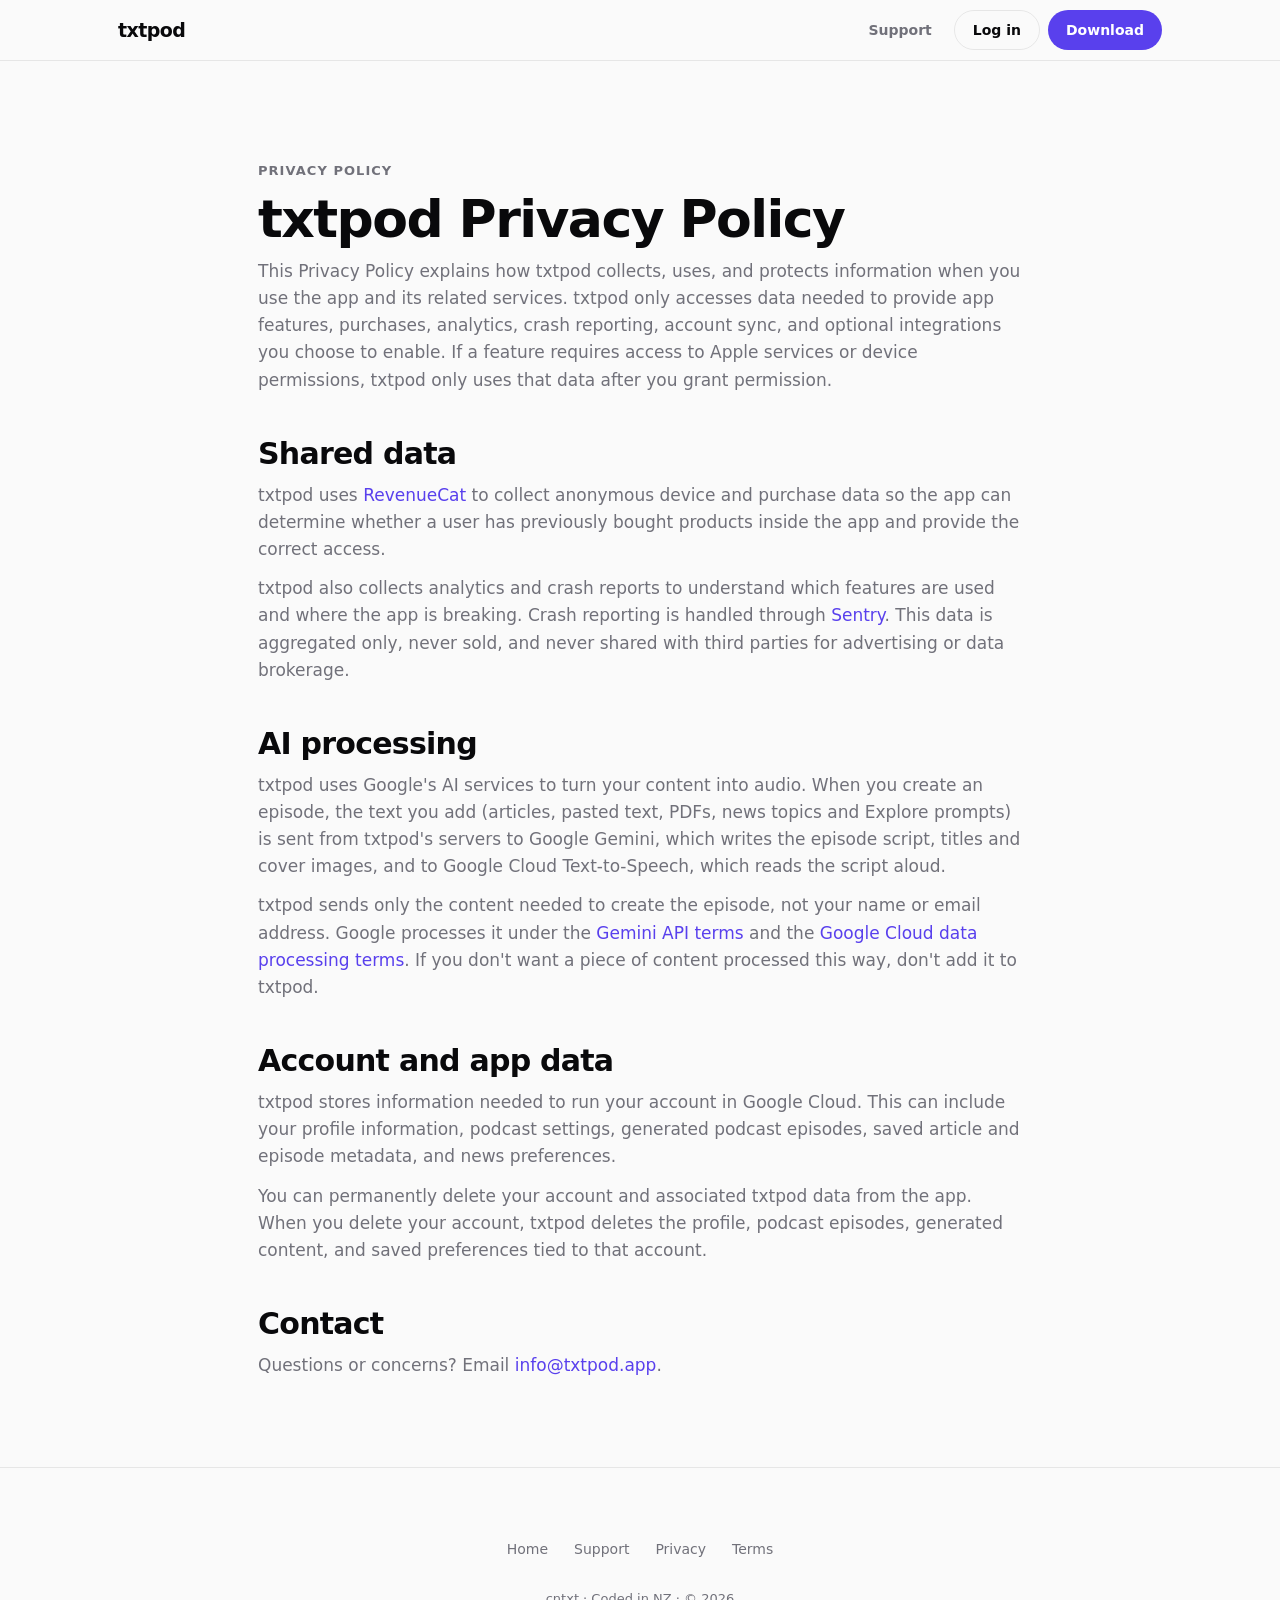
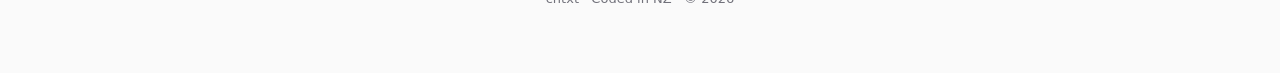
<file: privacy/index.html>
<!doctype html>
<html lang="en">
  <head>
    <meta charset="utf-8" />
    <meta name="viewport" content="width=device-width, initial-scale=1, viewport-fit=cover" />
    <title>txtpod Privacy Policy</title>
    <meta name="description" content="Privacy Policy for txtpod." />
    <meta name="theme-color" content="#FAFAFA" media="(prefers-color-scheme: light)" />
    <meta name="theme-color" content="#0C0C0E" media="(prefers-color-scheme: dark)" />
    <meta name="color-scheme" content="light dark" />
    <link rel="stylesheet" href="../style.css" />
    <!-- Open Graph / Twitter -->
    <meta property="og:title" content="txtpod Privacy Policy" />
    <meta property="og:description" content="Privacy Policy for txtpod." />
    <meta property="og:type" content="website" />
    <meta property="og:site_name" content="txtpod" />
    <meta property="og:url" content="https://txtpod.app/privacy/" />
    <meta property="og:image" content="https://txtpod.app/images/txtpod-og.png" />
    <meta property="og:image:width" content="1200" />
    <meta property="og:image:height" content="630" />
    <meta property="og:image:type" content="image/png" />
    <meta property="og:image:alt" content="txtpod: Read later? Listen now in your podcasts. The txtpod app on an iPhone." />
    <meta name="twitter:card" content="summary_large_image" />
    <meta name="twitter:image" content="https://txtpod.app/images/txtpod-og.png" />
    <link rel="canonical" href="https://txtpod.app/privacy/" />
  </head>
  <body>
    <nav class="top-nav legal-nav" aria-label="Primary">
      <div class="container nav-inner">
        <a href="/" class="brand" aria-label="txtpod home">txtpod</a>
        <div class="nav-trailing">
          <a href="/support/" class="nav-link">Support</a>
          <a class="btn btn-ghost" href="https://web.txtpod.app" target="_blank" rel="noopener">Log in</a>
          <a class="btn btn-primary" href="https://apps.apple.com/us/app/txtpod-text-to-speech-podcast/id6748379680" target="_blank" rel="noopener">Download</a>
        </div>
      </div>
    </nav>

    <main class="legal-page">
      <p class="legal-kicker">Privacy Policy</p>
      <h1>txtpod Privacy Policy</h1>
      <p>
        This Privacy Policy explains how txtpod collects, uses, and protects information when you use the app and its related services. txtpod only accesses data needed to provide app features, purchases, analytics, crash reporting, account sync, and optional integrations you choose to enable. If a feature requires access to Apple services or device permissions, txtpod only uses that data after you grant permission.
      </p>

      <h2>Shared data</h2>
      <p>
        txtpod uses <a href="https://www.revenuecat.com/privacy" target="_blank" rel="noopener">RevenueCat</a> to collect anonymous device and purchase data so the app can determine whether a user has previously bought products inside the app and provide the correct access.
      </p>
      <p>
        txtpod also collects analytics and crash reports to understand which features are used and where the app is breaking. Crash reporting is handled through <a href="https://sentry.io/terms/" target="_blank" rel="noopener">Sentry</a>. This data is aggregated only, never sold, and never shared with third parties for advertising or data brokerage.
      </p>

      <h2 id="ai">AI processing</h2>
      <p>
        txtpod uses Google's AI services to turn your content into audio. When you create an episode, the text you add (articles, pasted text, PDFs, news topics and Explore prompts) is sent from txtpod's servers to Google Gemini, which writes the episode script, titles and cover images, and to Google Cloud Text-to-Speech, which reads the script aloud.
      </p>
      <p>
        txtpod sends only the content needed to create the episode, not your name or email address. Google processes it under the <a href="https://ai.google.dev/gemini-api/terms" target="_blank" rel="noopener">Gemini API terms</a> and the <a href="https://cloud.google.com/terms/data-processing-addendum" target="_blank" rel="noopener">Google Cloud data processing terms</a>. If you don't want a piece of content processed this way, don't add it to txtpod.
      </p>

      <h2>Account and app data</h2>
      <p>
        txtpod stores information needed to run your account in Google Cloud. This can include your profile information, podcast settings, generated podcast episodes, saved article and episode metadata, and news preferences.
      </p>
      <p>
        You can permanently delete your account and associated txtpod data from the app. When you delete your account, txtpod deletes the profile, podcast episodes, generated content, and saved preferences tied to that account.
      </p>

      <h2>Contact</h2>
      <p>
        Questions or concerns? Email <a href="mailto:info@txtpod.app">info@txtpod.app</a>.
      </p>
    </main>

    <footer class="site-footer">
      <div class="container">
        <nav class="footer-nav" aria-label="Footer">
          <a href="/">Home</a>
          <a href="/support/">Support</a>
          <a href="/privacy/">Privacy</a>
          <a href="/terms/">Terms</a>
        </nav>
        <p class="footer-note">cntxt · Coded in NZ · © <span id="copyright-year">2026</span></p>
      </div>
    </footer>

    <script src="/index.js" defer></script>
  </body>
</html>
</file>
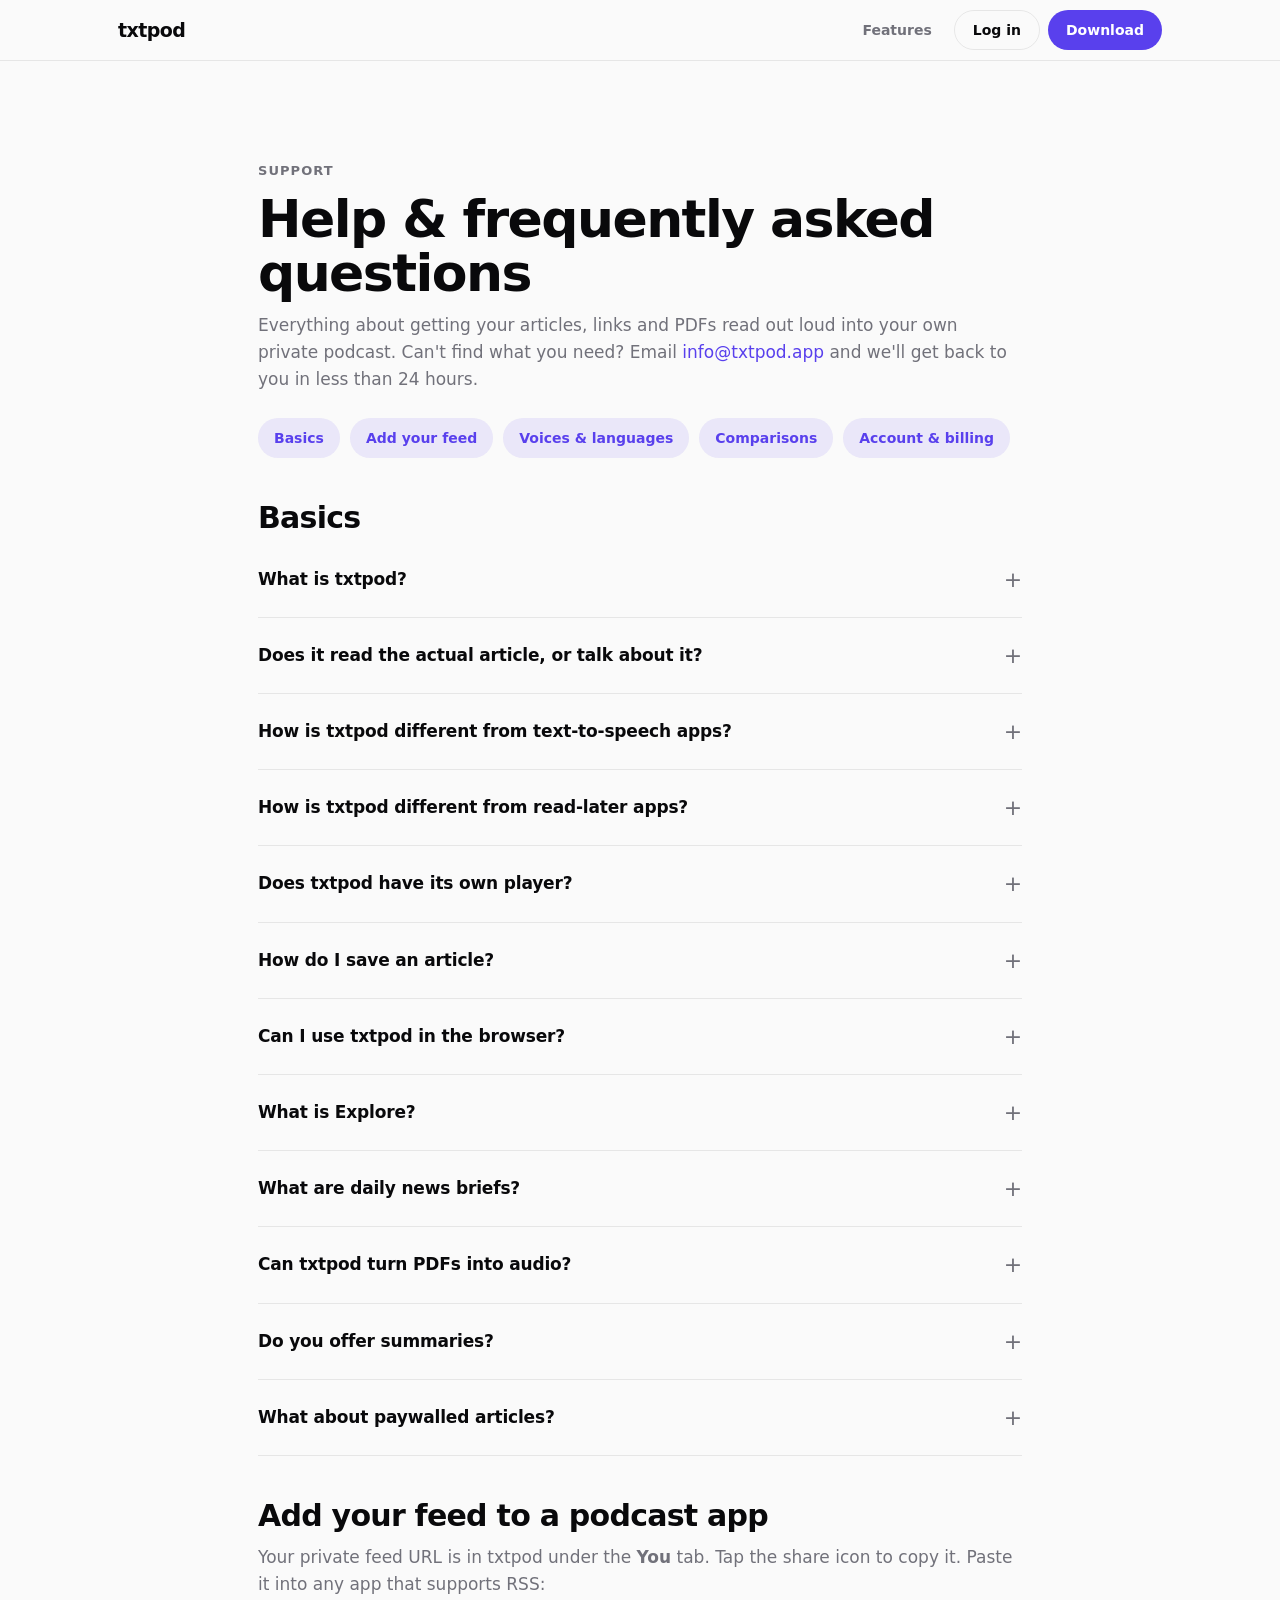
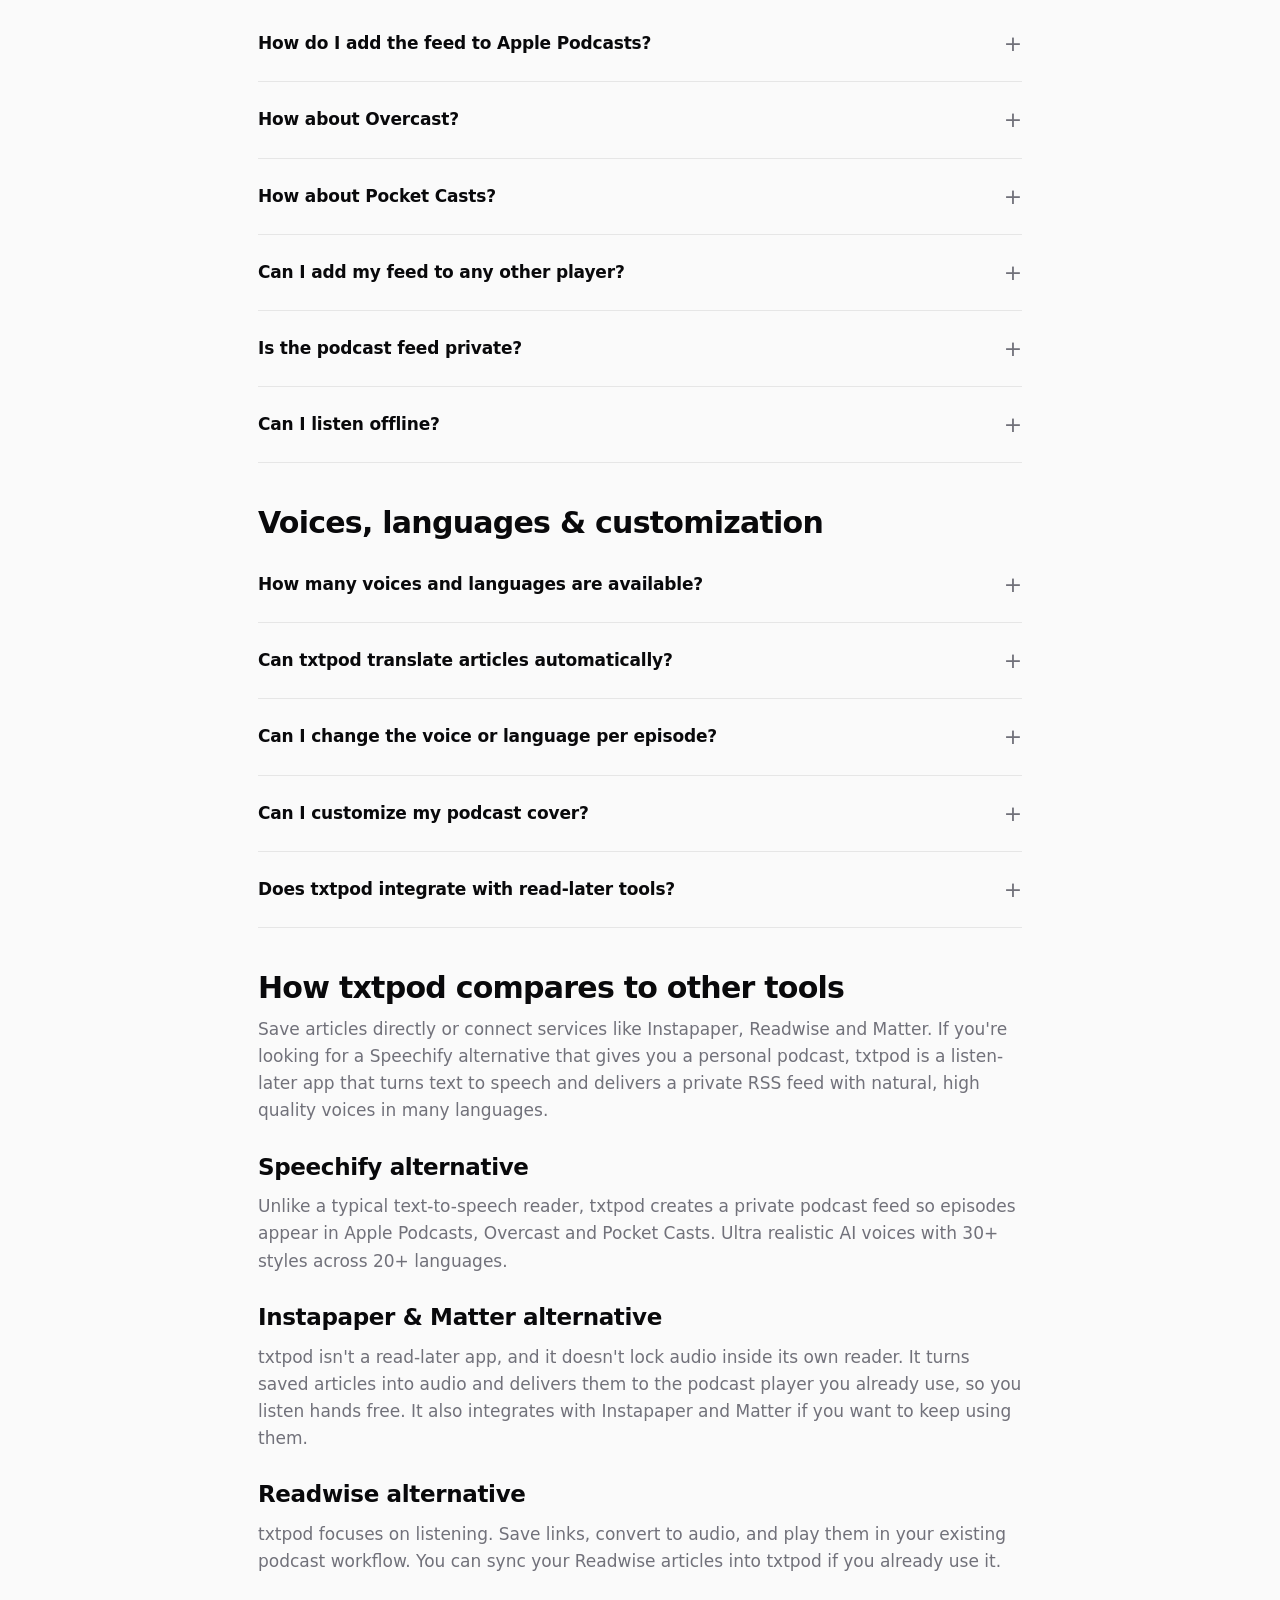
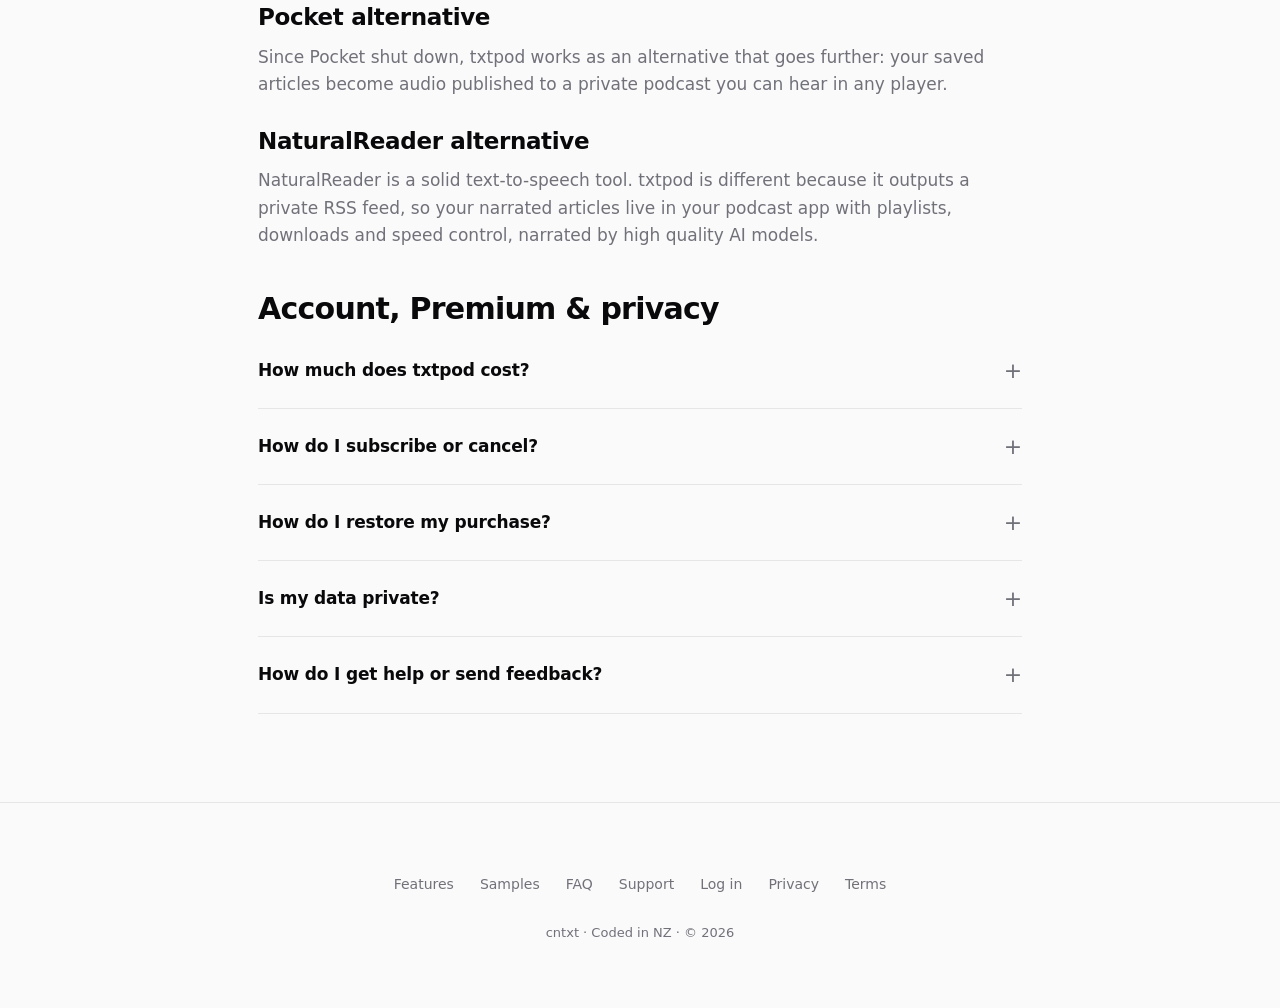
<file: support/index.html>
<!doctype html>
<html lang="en">
  <head>
    <meta charset="utf-8" />
    <meta name="viewport" content="width=device-width, initial-scale=1, viewport-fit=cover" />
    <title>Support &amp; FAQ - txtpod</title>
    <meta name="description" content="txtpod support: how to add your private podcast feed to Apple Podcasts, Overcast or Pocket Casts, voices and languages, PDFs, translation, integrations, and answers to common questions." />
    <meta name="theme-color" content="#FAFAFA" media="(prefers-color-scheme: light)" />
    <meta name="theme-color" content="#0C0C0E" media="(prefers-color-scheme: dark)" />
    <meta name="color-scheme" content="light dark" />
    <meta name="apple-itunes-app" content="app-id=6748379680" />
    <meta property="og:title" content="Support &amp; FAQ - txtpod" />
    <meta property="og:description" content="Tutorials, comparisons and answers for txtpod, text to speech for articles with your own private podcast feed." />
    <meta property="og:type" content="article" />
    <meta property="og:site_name" content="txtpod" />
    <meta name="twitter:card" content="summary_large_image" />
    <meta property="og:url" content="https://txtpod.app/support/" />
    <meta property="og:image" content="https://txtpod.app/images/txtpod-og.png" />
    <meta property="og:image:width" content="1200" />
    <meta property="og:image:height" content="630" />
    <meta property="og:image:type" content="image/png" />
    <meta property="og:image:alt" content="txtpod: Read later? Listen now in your podcasts. The txtpod app on an iPhone." />
    <meta name="twitter:image" content="https://txtpod.app/images/txtpod-og.png" />
    <link rel="canonical" href="https://txtpod.app/support/" />
    <link rel="apple-touch-icon" sizes="180x180" href="/favicon/apple-touch-icon.png" />
    <link rel="icon" type="image/png" sizes="32x32" href="/favicon/favicon-32x32.png" />
    <link rel="icon" type="image/png" sizes="16x16" href="/favicon/favicon-16x16.png" />
    <link rel="manifest" href="/favicon/site.webmanifest" />
    <link rel="shortcut icon" href="/favicon/favicon.ico" />
    <meta name="robots" content="index,follow,max-image-preview:large" />
    <link rel="stylesheet" href="/style.css" />
    <!-- Full FAQ structured data lives here -->
    <script type="application/ld+json">
    {
      "@context": "https://schema.org",
      "@type": "FAQPage",
      "mainEntity": [
        {"@type": "Question", "name": "What is txtpod?", "acceptedAnswer": {"@type": "Answer", "text": "txtpod reads your articles, links and PDFs out loud and delivers them as podcast episodes. Save something once and txtpod extracts the clean text, narrates the whole thing in an ultra realistic voice, and drops the episode into your own private podcast feed. You can play it in any podcast app, in txtpod for iOS, or in your browser."}},
        {"@type": "Question", "name": "Does it read the actual article, or talk about it?", "acceptedAnswer": {"@type": "Answer", "text": "It reads the actual article. txtpod narrates the original text word for word, from the first sentence to the last. There is no host, no commentary and no AI discussion of the piece: the content you hear is the content you saved, just in audio. Summaries are a separate, optional extra if you want the gist first."}},
        {"@type": "Question", "name": "How is txtpod different from text-to-speech apps?", "acceptedAnswer": {"@type": "Answer", "text": "txtpod does not lock you into another player. It creates a private podcast feed, so your narrated articles show up next to your regular shows in Apple Podcasts, Overcast, Pocket Casts or any app that supports RSS."}},
        {"@type": "Question", "name": "How is txtpod different from read-later apps?", "acceptedAnswer": {"@type": "Answer", "text": "txtpod is focused on listening. It reads your saved articles out loud in full and sends them to your podcast app, rather than building another reading list you have to manage."}},
        {"@type": "Question", "name": "Does txtpod have its own player?", "acceptedAnswer": {"@type": "Answer", "text": "Yes. txtpod comes with a built-in player for everything you have saved, so you can listen to all your articles right inside the app."}},
        {"@type": "Question", "name": "How many voices and languages are available?", "acceptedAnswer": {"@type": "Answer", "text": "There are 30+ natural AI voice styles across 20+ languages. Choose a favorite voice, or use Shuffle so each episode gets a different one."}},
        {"@type": "Question", "name": "Can txtpod translate articles automatically?", "acceptedAnswer": {"@type": "Answer", "text": "Yes. Articles you save can be translated into your preferred language automatically and then read out in full using a natural local voice."}},
        {"@type": "Question", "name": "Can txtpod turn PDFs into audio?", "acceptedAnswer": {"@type": "Answer", "text": "Yes. Import a PDF and txtpod reads the document itself, giving you clean audio you can listen to anywhere."}},
        {"@type": "Question", "name": "What is Explore?", "acceptedAnswer": {"@type": "Answer", "text": "Explore lets you ask about any topic. The AI researches, writes and narrates a full-length podcast episode for you. You choose the complexity, language, style and length."}},
        {"@type": "Question", "name": "What are daily news briefs?", "acceptedAnswer": {"@type": "Answer", "text": "Pick your favorite topics and delivery days. txtpod researches the web and sends a concise, automatically generated daily episode with the latest stories into your personal feed."}},
        {"@type": "Question", "name": "Does txtpod integrate with read-later tools?", "acceptedAnswer": {"@type": "Answer", "text": "Yes. txtpod integrates with Instapaper, Matter and Readwise so your saved reads flow into txtpod, and you can always use the iOS share sheet or paste a link."}},
        {"@type": "Question", "name": "How do I save an article?", "acceptedAnswer": {"@type": "Answer", "text": "Use the iOS share sheet from any app, paste a link into txtpod, import a PDF, drag the Save to txtpod bookmarklet into your desktop browser's bookmarks bar, or connect Instapaper, Matter or Readwise."}},
        {"@type": "Question", "name": "Can I use txtpod in the browser?", "acceptedAnswer": {"@type": "Answer", "text": "Yes. Log in to the txtpod web app with the same Apple or Google account you use on iOS to add articles and listen from any browser on any computer."}},
        {"@type": "Question", "name": "Can I add my feed to any other player?", "acceptedAnswer": {"@type": "Answer", "text": "Any app that supports adding a podcast by RSS URL works, including Castro and Spotify where supported. Paste the same private feed link."}},
        {"@type": "Question", "name": "How do I subscribe or cancel?", "acceptedAnswer": {"@type": "Answer", "text": "Premium Pass is purchased in the iOS app and billed through your Apple account. Manage or cancel your subscription anytime in iOS Settings, your name, then Subscriptions."}},
        {"@type": "Question", "name": "How do I restore my purchase?", "acceptedAnswer": {"@type": "Answer", "text": "Open the txtpod paywall in the iOS app and tap Restore purchases while signed in with the Apple ID you bought it with."}},
        {"@type": "Question", "name": "Is the podcast feed private?", "acceptedAnswer": {"@type": "Answer", "text": "Yes. Each account gets a private RSS feed intended only for your personal use in your podcast app."}},
        {"@type": "Question", "name": "How do I add the feed to Apple Podcasts?", "acceptedAnswer": {"@type": "Answer", "text": "Copy your private feed URL from txtpod, then in Apple Podcasts use Library, the three dots menu, and Add a Show by URL. Paste the link and your episodes download like any other podcast."}},
        {"@type": "Question", "name": "How about Overcast?", "acceptedAnswer": {"@type": "Answer", "text": "In Overcast, tap the plus button, choose Add URL, and paste your txtpod feed link. New episodes appear automatically as you save articles."}},
        {"@type": "Question", "name": "How about Pocket Casts?", "acceptedAnswer": {"@type": "Answer", "text": "In Pocket Casts, go to Profile and choose Add Private Feed, or use the search field to paste a feed URL, then paste your txtpod link."}},
        {"@type": "Question", "name": "Can I change the voice or language per episode?", "acceptedAnswer": {"@type": "Answer", "text": "Yes. Pick a default voice, or use Shuffle, and set your translation language in Settings. Playback speed is controlled by your podcast player or the txtpod player."}},
        {"@type": "Question", "name": "Can I customize my podcast cover?", "acceptedAnswer": {"@type": "Answer", "text": "Yes. Choose a color and symbol for your artwork and name your feed. The cover appears in txtpod and in any podcast app you subscribe from."}},
        {"@type": "Question", "name": "Do you offer summaries?", "acceptedAnswer": {"@type": "Answer", "text": "Yes. txtpod can generate optional AI summaries so you get the key ideas from any article before you listen or read."}},
        {"@type": "Question", "name": "What about paywalled articles?", "acceptedAnswer": {"@type": "Answer", "text": "txtpod works with publicly accessible pages. Respect site terms and your subscriptions when saving links."}},
        {"@type": "Question", "name": "How much does txtpod cost?", "acceptedAnswer": {"@type": "Answer", "text": "txtpod is free to try. For unlimited articles and PDFs there is Premium Pass, available in the iOS app."}},
        {"@type": "Question", "name": "Can I listen offline?", "acceptedAnswer": {"@type": "Answer", "text": "Yes. Episodes download in your podcast app for offline listening, exactly like any other show."}},
        {"@type": "Question", "name": "Is my data private?", "acceptedAnswer": {"@type": "Answer", "text": "Your feed is personal to you and your saved articles stay tied to your account. See the privacy policy for details."}},
        {"@type": "Question", "name": "How do I get help or send feedback?", "acceptedAnswer": {"@type": "Answer", "text": "Email info@txtpod.app and we will get back to you in less than 24 hours."}}
      ]
    }
    </script>
  </head>
  <body>
    <nav class="top-nav legal-nav" aria-label="Primary">
      <div class="container nav-inner">
        <a href="/" class="brand" aria-label="txtpod home">txtpod</a>
        <div class="nav-trailing">
          <a href="/#features" class="nav-link">Features</a>
          <a class="btn btn-ghost" href="https://web.txtpod.app" target="_blank" rel="noopener">Log in</a>
          <a class="btn btn-primary" href="https://apps.apple.com/us/app/txtpod-text-to-speech-podcast/id6748379680" target="_blank" rel="noopener">Download</a>
        </div>
      </div>
    </nav>
    <main class="legal-page">
      <p class="legal-kicker">Support</p>
      <h1>Help &amp; frequently asked questions</h1>
      <p>Everything about getting your articles, links and PDFs read out loud into your own private podcast. Can't find what you need? Email <a href="mailto:info@txtpod.app">info@txtpod.app</a> and we'll get back to you in less than 24 hours.</p>
      <div class="support-toc">
        <a class="chip" href="#basics">Basics</a>
        <a class="chip" href="#tutorials">Add your feed</a>
        <a class="chip" href="#voices">Voices &amp; languages</a>
        <a class="chip" href="#compare">Comparisons</a>
        <a class="chip" href="#account">Account &amp; billing</a>
      </div>
      <h2 id="basics">Basics</h2>
      <div class="faq-list">
        <details class="faq-item">
          <summary>What is txtpod?</summary>
          <p class="faq-answer">txtpod reads your articles, links and PDFs out loud and delivers them as podcast episodes. Save something once and txtpod extracts the clean text, narrates the whole thing in an ultra realistic voice, and drops the episode into your own private podcast feed. You can play it in any podcast app, in txtpod for iOS, or in your browser.</p>
        </details>
        <details class="faq-item">
          <summary>Does it read the actual article, or talk about it?</summary>
          <p class="faq-answer">It reads the actual article. txtpod narrates the original text word for word, from the first sentence to the last. There is no host, no commentary and no AI discussion of the piece: the content you hear is the content you saved, just in audio. Summaries are a separate, optional extra if you want the gist first.</p>
        </details>
        <details class="faq-item">
          <summary>How is txtpod different from text-to-speech apps?</summary>
          <p class="faq-answer">txtpod doesn't lock you into another player. It creates a private podcast feed, so your narrated articles show up next to your regular shows in Apple Podcasts, Overcast, Pocket Casts or any app that supports RSS.</p>
        </details>
        <details class="faq-item">
          <summary>How is txtpod different from read-later apps?</summary>
          <p class="faq-answer">txtpod is focused on listening. It reads your saved articles out loud in full and sends them to your podcast app, rather than building another reading list you have to manage.</p>
        </details>
        <details class="faq-item">
          <summary>Does txtpod have its own player?</summary>
          <p class="faq-answer">Yes. txtpod comes with a built-in player for everything you've saved, so you can listen to all your articles right inside the app.</p>
        </details>
        <details class="faq-item">
          <summary>How do I save an article?</summary>
          <p class="faq-answer">Use the iOS share sheet from any app, paste a link into txtpod, import a PDF, drag the "Save to txtpod" bookmarklet into your desktop browser's bookmarks bar, or connect Instapaper, Matter or Readwise.</p>
        </details>
        <details class="faq-item">
          <summary>Can I use txtpod in the browser?</summary>
          <p class="faq-answer">Yes. Log in to the <a href="https://web.txtpod.app" target="_blank" rel="noopener">txtpod web app</a> with the same Apple or Google account you use on iOS to add articles and listen from any browser on any computer. Account creation and Premium happen in the iOS app.</p>
        </details>
        <details class="faq-item">
          <summary>What is Explore?</summary>
          <p class="faq-answer">Explore lets you ask about any topic. The AI researches, writes and narrates a full-length podcast episode for you. You choose the complexity, language, style and length.</p>
        </details>
        <details class="faq-item">
          <summary>What are daily news briefs?</summary>
          <p class="faq-answer">Pick your favorite topics and delivery days. txtpod researches the web and sends a concise, automatically generated daily episode with the latest stories into your personal feed.</p>
        </details>
        <details class="faq-item">
          <summary>Can txtpod turn PDFs into audio?</summary>
          <p class="faq-answer">Yes. Import a PDF and txtpod reads the document itself, giving you clean audio you can listen to anywhere. Useful for documents you never find time to read.</p>
        </details>
        <details class="faq-item">
          <summary>Do you offer summaries?</summary>
          <p class="faq-answer">Yes. txtpod can generate optional AI summaries so you get the key ideas from any article before you listen or read.</p>
        </details>
        <details class="faq-item">
          <summary>What about paywalled articles?</summary>
          <p class="faq-answer">txtpod works with publicly accessible pages. Respect site terms and your subscriptions when saving links.</p>
        </details>
      </div>
      <h2 id="tutorials">Add your feed to a podcast app</h2>
      <p>Your private feed URL is in txtpod under the <strong>You</strong> tab. Tap the share icon to copy it. Paste it into any app that supports RSS:</p>
      <div class="faq-list">
        <details class="faq-item">
          <summary>How do I add the feed to Apple Podcasts?</summary>
          <p class="faq-answer">Copy your feed URL from txtpod. In Apple Podcasts, go to <strong>Library</strong> → the <strong>•••</strong> menu → <strong>Add a Show by URL…</strong>, paste the link and confirm. Your episodes download like any other podcast.</p>
        </details>
        <details class="faq-item">
          <summary>How about Overcast?</summary>
          <p class="faq-answer">In Overcast, tap <strong>+</strong> → <strong>Add URL</strong> and paste your txtpod feed link. New episodes appear automatically as you save articles.</p>
        </details>
        <details class="faq-item">
          <summary>How about Pocket Casts?</summary>
          <p class="faq-answer">In Pocket Casts, go to <strong>Profile</strong> → <strong>Add Private Feed</strong> (or use the search field to paste a feed URL) and paste your txtpod link.</p>
        </details>
        <details class="faq-item">
          <summary>Can I add my feed to any other player?</summary>
          <p class="faq-answer">Any app that supports adding a podcast by RSS URL works, including Castro and Spotify (via RSS where supported). Paste the same private feed link.</p>
        </details>
        <details class="faq-item">
          <summary>Is the podcast feed private?</summary>
          <p class="faq-answer">Yes. Each account gets a private RSS feed intended only for your personal use in your podcast app. Your saved articles stay tied to your account.</p>
        </details>
        <details class="faq-item">
          <summary>Can I listen offline?</summary>
          <p class="faq-answer">Yes. Episodes download in your podcast app for offline listening, exactly like any other show.</p>
        </details>
      </div>
      <h2 id="voices">Voices, languages &amp; customization</h2>
      <div class="faq-list">
        <details class="faq-item">
          <summary>How many voices and languages are available?</summary>
          <p class="faq-answer">There are 30+ natural AI voice styles across 20+ languages. Choose a favorite voice, or use <strong>Shuffle</strong> so each episode gets a different one.</p>
        </details>
        <details class="faq-item">
          <summary>Can txtpod translate articles automatically?</summary>
          <p class="faq-answer">Yes. Articles you save can be automatically translated into your preferred language and read out in full using a natural local voice. Set your target language in Settings.</p>
        </details>
        <details class="faq-item">
          <summary>Can I change the voice or language per episode?</summary>
          <p class="faq-answer">Pick a default voice or Shuffle, and set your translation language in Settings before converting. Playback speed is controlled by your podcast player or the txtpod player.</p>
        </details>
        <details class="faq-item">
          <summary>Can I customize my podcast cover?</summary>
          <p class="faq-answer">Yes. Choose a color and symbol for your artwork and name your feed. The cover appears in txtpod and in any podcast app you subscribe from.</p>
        </details>
        <details class="faq-item">
          <summary>Does txtpod integrate with read-later tools?</summary>
          <p class="faq-answer">Yes: Instapaper, Matter and Readwise. Your saved reads flow into txtpod so you don't have to save things twice.</p>
        </details>
      </div>
      <h2 id="compare">How txtpod compares to other tools</h2>
      <p>Save articles directly or connect services like Instapaper, Readwise and Matter. If you're looking for a Speechify alternative that gives you a personal podcast, txtpod is a listen-later app that turns text to speech and delivers a private RSS feed with natural, high quality voices in many languages.</p>
      <h3>Speechify alternative</h3>
      <p>Unlike a typical text-to-speech reader, txtpod creates a private podcast feed so episodes appear in Apple Podcasts, Overcast and Pocket Casts. Ultra realistic AI voices with 30+ styles across 20+ languages.</p>
      <h3>Instapaper &amp; Matter alternative</h3>
      <p>txtpod isn't a read-later app, and it doesn't lock audio inside its own reader. It turns saved articles into audio and delivers them to the podcast player you already use, so you listen hands free. It also integrates with Instapaper and Matter if you want to keep using them.</p>
      <h3>Readwise alternative</h3>
      <p>txtpod focuses on listening. Save links, convert to audio, and play them in your existing podcast workflow. You can sync your Readwise articles into txtpod if you already use it.</p>
      <h3>Pocket alternative</h3>
      <p>Since Pocket shut down, txtpod works as an alternative that goes further: your saved articles become audio published to a private podcast you can hear in any player.</p>
      <h3>NaturalReader alternative</h3>
      <p>NaturalReader is a solid text-to-speech tool. txtpod is different because it outputs a private RSS feed, so your narrated articles live in your podcast app with playlists, downloads and speed control, narrated by high quality AI models.</p>
      <h2 id="account">Account, Premium &amp; privacy</h2>
      <div class="faq-list">
        <details class="faq-item">
          <summary>How much does txtpod cost?</summary>
          <p class="faq-answer">txtpod is free to try. For unlimited articles and PDFs there's <strong>Premium Pass</strong>, available in the iOS app.</p>
        </details>
        <details class="faq-item">
          <summary>How do I subscribe or cancel?</summary>
          <p class="faq-answer">Premium Pass is purchased in the iOS app and billed through your Apple account. Manage or cancel your subscription anytime in iOS Settings → your name → Subscriptions.</p>
        </details>
        <details class="faq-item">
          <summary>How do I restore my purchase?</summary>
          <p class="faq-answer">Open the txtpod paywall in the iOS app and tap <strong>Restore purchases</strong> while signed in with the Apple ID you bought it with.</p>
        </details>
        <details class="faq-item">
          <summary>Is my data private?</summary>
          <p class="faq-answer">Your feed is personal to you and your saved articles stay tied to your account. See the <a href="/privacy/">privacy policy</a> for details.</p>
        </details>
        <details class="faq-item">
          <summary>How do I get help or send feedback?</summary>
          <p class="faq-answer">Email <a href="mailto:info@txtpod.app">info@txtpod.app</a> and we'll get back to you in less than 24 hours.</p>
        </details>
      </div>
    </main>
    <footer class="site-footer">
      <div class="container">
        <nav class="footer-nav" aria-label="Footer">
          <a href="/#features">Features</a>
          <a href="/#samples">Samples</a>
          <a href="/#faq">FAQ</a>
          <a href="/support/">Support</a>
          <a href="https://web.txtpod.app" target="_blank" rel="noopener">Log in</a>
          <a href="/privacy/">Privacy</a>
          <a href="/terms/">Terms</a>
        </nav>
        <p class="footer-note">cntxt · Coded in NZ · © <span id="copyright-year">2026</span></p>
      </div>
    </footer>
    <script src="/index.js" defer></script>
  </body>
</html>
</file>
<file: style.css>
/*
  txtpod — Marketing site styles
  Zinc neutrals + indigo accent, light/dark via prefers-color-scheme.
  Surfaces are separated by soft shadows, not borders; hairlines only
  for thin dividers. Fluid clamp() type and spacing throughout.
*/

:root {
  --bg: #FAFAFA;
  --bg-surface: #FFFFFF;
  --bg-muted: #F4F4F5;
  --text: #09090B;
  --text-secondary: #71717A;
  --accent: #5940ED;
  --accent-fg: #FAFAFA;
  --hairline: rgba(0, 0, 0, 0.08);
  --shadow-sm: 0 1px 2px rgba(0, 0, 0, 0.03), 0 4px 12px rgba(0, 0, 0, 0.03);
  --shadow-md: 0 6px 24px rgba(0, 0, 0, 0.07), 0 1px 4px rgba(0, 0, 0, 0.04);
  --radius-card: 20px;
  --radius-cell: 16px;
  --radius-pill: 9999px;
  --max-w: 1140px;
}

@media (prefers-color-scheme: dark) {
  :root {
    --bg: #0C0C0E;
    --bg-surface: #1A1A1C;
    --bg-muted: #141416;
    --text: #F5F5F5;
    --text-secondary: #8A8A8A;
    --accent: #7B66FF;
    --hairline: rgba(255, 255, 255, 0.10);
    --shadow-sm: 0 1px 2px rgba(0, 0, 0, 0.2), 0 4px 12px rgba(0, 0, 0, 0.18);
    --shadow-md: 0 6px 24px rgba(0, 0, 0, 0.35), 0 1px 4px rgba(0, 0, 0, 0.2);
  }
}

/* ---------- Base ---------- */

* { box-sizing: border-box; }

html { scroll-behavior: smooth; }

html, body { min-height: 100%; }

body {
  margin: 0;
  color: var(--text);
  background: var(--bg);
  font-family: system-ui, -apple-system, "Segoe UI", "Helvetica Neue", Arial, sans-serif;
  font-size: 17px;
  line-height: 1.6;
  -webkit-font-smoothing: antialiased;
  -moz-osx-font-smoothing: grayscale;
}

img { max-width: 100%; height: auto; display: block; }

a { color: inherit; text-decoration: none; }

a:focus-visible, .btn:focus-visible, button:focus-visible, [tabindex]:focus-visible {
  outline: 2px solid var(--accent);
  outline-offset: 2px;
  border-radius: 4px;
}

h1, h2, h3 { margin: 0; font-weight: 700; }

h1 {
  font-size: clamp(40px, 5.4vw, 68px);
  letter-spacing: -0.03em;
  line-height: 1.04;
}

h2 {
  font-size: clamp(30px, 5vw, 52px);
  letter-spacing: -0.025em;
  line-height: 1.06;
}

h3 {
  font-size: clamp(19px, 2.4vw, 23px);
  letter-spacing: -0.015em;
  line-height: 1.25;
}

p { margin: 0; }

.container {
  width: 100%;
  max-width: var(--max-w);
  margin-inline: auto;
  padding-inline: clamp(20px, 5vw, 48px);
}

.section { padding-block: clamp(64px, 10vw, 128px); }
.section-tight { padding-block: clamp(48px, 7vw, 96px); }
.section-muted { background: var(--bg-muted); }

.section-head {
  display: grid;
  gap: 16px clamp(32px, 6vw, 80px);
  margin-bottom: clamp(32px, 5vw, 64px);
}

.section-head p {
  color: var(--text-secondary);
  max-width: 46ch;
}

@media (min-width: 760px) {
  .section-head { grid-template-columns: 1.2fr 1fr; align-items: end; }
}

.eyebrow {
  display: inline-flex;
  align-items: center;
  gap: 10px;
  font-size: 13px;
  font-weight: 700;
  text-transform: uppercase;
  letter-spacing: 0.08em;
  color: var(--accent);
  margin-bottom: 14px;
}

.eyebrow::before {
  content: "";
  width: 22px;
  height: 2px;
  background: var(--accent);
}

/* ---------- Buttons ---------- */

.btn {
  display: inline-flex;
  align-items: center;
  justify-content: center;
  gap: 8px;
  height: 40px;
  padding: 0 18px;
  border: 0;
  border-radius: var(--radius-pill);
  font-family: inherit;
  font-size: 14px;
  font-weight: 600;
  cursor: pointer;
  white-space: nowrap;
  transition: transform 120ms ease, box-shadow 120ms ease, opacity 120ms ease, background 120ms ease;
}

.btn:hover { transform: translateY(-1px); }
.btn:active { transform: translateY(0); }

.btn-primary { background: var(--accent); color: #fff; }
.btn-primary:hover { opacity: 0.92; }

.btn-ghost {
  background: transparent;
  color: var(--text);
  border: 1px solid var(--hairline);
}
.btn-ghost:hover { background: var(--bg-muted); }

.btn-lg { height: 52px; padding: 0 26px; font-size: 16px; }

/* App Store download button */
.dl-btn {
  display: inline-flex;
  align-items: center;
  justify-content: center;
  gap: 10px;
  min-width: 170px;
  height: 48px;
  padding: 14px 18px;
  background: var(--text);
  color: var(--bg);
  border-radius: 14px;
  font-size: 14px;
  font-weight: 700;
  letter-spacing: -0.01em;
  white-space: nowrap;
  transition: background 180ms ease, color 180ms ease;
}

.dl-btn:hover { background: var(--accent); color: #fff; }
.dl-btn-apple { width: 18px; height: 18px; flex-shrink: 0; fill: currentColor; }

/* ---------- Top nav ---------- */

.top-nav {
  position: fixed;
  inset-inline: 0;
  top: 0;
  z-index: 50;
  background: var(--bg);
  border-bottom: 1px solid var(--hairline);
  transform: translateY(-100%);
  transition: transform 260ms ease;
}

.top-nav.is-visible { transform: translateY(0); }

/* Always-visible variant for secondary pages */
.top-nav.legal-nav { position: sticky; transform: none; transition: none; }

.nav-inner {
  display: flex;
  align-items: center;
  justify-content: space-between;
  height: 60px;
}

.brand {
  font-size: 19px;
  font-weight: 800;
  letter-spacing: -0.03em;
}

.nav-trailing { display: flex; align-items: center; gap: 8px; }

.nav-link {
  padding: 8px 14px;
  border-radius: var(--radius-pill);
  font-size: 14px;
  font-weight: 600;
  color: var(--text-secondary);
  transition: color 120ms ease, background 120ms ease;
}

.nav-link:hover { color: var(--text); background: var(--bg-muted); }

@media (max-width: 560px) {
  .nav-link { display: none; }
}

/* ---------- Hero ---------- */

.hero { padding-block: clamp(84px, 10vw, 116px) clamp(48px, 7vw, 96px); overflow: hidden; }

.hero-grid {
  display: grid;
  gap: clamp(40px, 6vw, 80px);
  align-items: center;
}

@media (min-width: 900px) {
  .hero-grid { grid-template-columns: 1.15fr 0.85fr; }
}

.hero-sub {
  color: var(--text-secondary);
  font-size: clamp(17px, 2vw, 19px);
  max-width: 50ch;
  margin-top: 18px;
}

/* QR card sits above the download button, both the same width (JS syncs it). */
.hero-download-group,
.download-group {
  display: flex;
  flex-direction: column;
  align-items: flex-start;
  gap: 12px;
  margin-top: 28px;
}


.hero-image-wrap { position: relative; }

.hero-image-wrap img {
  width: min(420px, 82vw);
  margin-inline: auto;
  filter: drop-shadow(0 24px 48px rgba(0, 0, 0, 0.18));
}

@media (prefers-color-scheme: dark) {
  .hero-image-wrap img { filter: drop-shadow(0 24px 48px rgba(0, 0, 0, 0.55)); }
}

@media (prefers-reduced-motion: no-preference) {
  .hero-image-wrap img { animation: heroIn 700ms cubic-bezier(0.22, 1, 0.36, 1) both; animation-delay: 120ms; }
  .hero h1, .hero .eyebrow, .hero-sub, .hero-download-group { animation: heroIn 600ms cubic-bezier(0.22, 1, 0.36, 1) both; }
  .hero .eyebrow { animation-delay: 0ms; }
  .hero h1 { animation-delay: 60ms; }
  .hero-sub { animation-delay: 120ms; }
  .hero .hero-download-group { animation-delay: 180ms; }
}

@keyframes heroIn {
  from { opacity: 0; transform: translateY(22px); }
  to { opacity: 1; transform: none; }
}

/* Floating mobile download button */
.hero-floater {
  position: fixed;
  inset-inline: 0;
  bottom: calc(16px + env(safe-area-inset-bottom));
  z-index: 40;
  display: none;
  justify-content: center;
  pointer-events: none;
  transition: opacity 220ms ease, transform 220ms ease;
}

.hero-floater .dl-btn { pointer-events: auto; box-shadow: var(--shadow-md); }

.hero-floater.is-hidden { opacity: 0; transform: translateY(12px); }
.hero-floater.is-hidden .dl-btn { pointer-events: none; }

@media (max-width: 899px) {
  /* The fixed floater is the mobile CTA, so the in-flow one would be a duplicate. */
  .hero-floater { display: flex; }
  .hero-download-group { display: none; }
}

/* ---------- QR flip card ---------- */

.qr-flip {
  display: none;
  flex-shrink: 0;
  position: relative;
  perspective: 1000px;
  border-radius: var(--radius-cell);
  cursor: pointer;
  width: 118px;
  height: 118px;
}

@media (min-width: 900px) { .qr-flip { display: block; } }

.qr-inner {
  position: absolute;
  inset: 0;
  transition: transform 300ms ease;
  transform-style: preserve-3d;
}

.qr-flip.is-flipped .qr-inner { transform: rotateY(180deg); }

.qr-face {
  position: absolute;
  inset: 0;
  border-radius: var(--radius-cell);
  background: var(--bg-surface);
  box-shadow: var(--shadow-sm);
  display: flex;
  align-items: center;
  justify-content: center;
  padding: 10px;
  backface-visibility: hidden;
  -webkit-backface-visibility: hidden;
}

.qr-face-back {
  background: var(--bg-muted);
  transform: rotateY(180deg);
  padding: 12px;
}

.qr-face-back p {
  font-size: 11px;
  line-height: 1.45;
  text-align: center;
  color: var(--text-secondary);
}

.qr-mask {
  width: 100%;
  height: 100%;
  background: var(--text);
  -webkit-mask: url("/images/qr-app-link.svg") center / contain no-repeat;
          mask: url("/images/qr-app-link.svg") center / contain no-repeat;
}

@media (prefers-reduced-motion: reduce) {
  .qr-inner { transition: none; }
}

/* ---------- How it works ---------- */

.steps-grid {
  display: grid;
  gap: clamp(16px, 2vw, 24px);
}

@media (min-width: 760px) { .steps-grid { grid-template-columns: repeat(3, 1fr); } }

.step-card {
  background: var(--bg-surface);
  border-radius: var(--radius-card);
  box-shadow: var(--shadow-sm);
  padding: clamp(22px, 3vw, 30px);
}

.step-num {
  display: inline-flex;
  align-items: center;
  justify-content: center;
  width: 34px;
  height: 34px;
  border-radius: var(--radius-pill);
  background: color-mix(in srgb, var(--accent) 12%, transparent);
  color: var(--accent);
  font-size: 15px;
  font-weight: 800;
  margin-bottom: 16px;
}

.step-card h3 { margin-bottom: 8px; }
.step-card p { color: var(--text-secondary); font-size: 15px; }

/* ---------- Samples ---------- */

.samples-grid {
  display: grid;
  gap: clamp(16px, 2vw, 24px);
}

@media (min-width: 760px) { .samples-grid { grid-template-columns: repeat(3, 1fr); } }

.sample-card {
  background: var(--bg-surface);
  border-radius: var(--radius-card);
  box-shadow: var(--shadow-sm);
  padding: 20px;
  display: flex;
  flex-direction: column;
  gap: 16px;
}

.sample-top { display: flex; align-items: center; gap: 14px; }

.sample-cover {
  width: 64px;
  height: 64px;
  border-radius: 14px; /* rounded square, like the app's covers */
  object-fit: cover;
  flex-shrink: 0;
}

.sample-title { font-size: 16px; font-weight: 700; letter-spacing: -0.01em; line-height: 1.3; }
.sample-meta { font-size: 13px; color: var(--text-secondary); margin-top: 3px; }

.sample-player { display: flex; align-items: center; gap: 12px; }

.sample-play {
  display: inline-flex;
  align-items: center;
  justify-content: center;
  width: 44px;
  height: 44px;
  flex-shrink: 0;
  border: 0;
  border-radius: var(--radius-pill);
  background: var(--accent);
  color: #fff;
  cursor: pointer;
  transition: transform 120ms ease, opacity 120ms ease;
}

.sample-play:hover { transform: scale(1.05); }
.sample-play svg { width: 18px; height: 18px; fill: currentColor; }
.sample-play .icon-pause { display: none; }
.sample-play.is-playing .icon-play { display: none; }
.sample-play.is-playing .icon-pause { display: block; }

.sample-progress {
  flex: 1;
  height: 26px;
  display: flex;
  align-items: center;
  cursor: pointer;
}

.sample-track {
  position: relative;
  width: 100%;
  height: 5px;
  border-radius: var(--radius-pill);
  background: var(--bg-muted);
  overflow: hidden;
}

@media (prefers-color-scheme: dark) {
  .sample-track { background: rgba(255, 255, 255, 0.12); }
}

.sample-fill {
  position: absolute;
  inset: 0;
  width: 0%;
  background: var(--accent);
  border-radius: var(--radius-pill);
}

.sample-time {
  font-size: 12px;
  font-variant-numeric: tabular-nums;
  color: var(--text-secondary);
  min-width: 74px;
  text-align: right;
}

.samples-note {
  margin-top: 20px;
  font-size: 13px;
  color: var(--text-secondary);
}

/* ---------- Feature rows ---------- */

.feature-rows { display: flex; flex-direction: column; gap: clamp(64px, 9vw, 120px); }

.feature-row {
  display: grid;
  gap: clamp(32px, 6vw, 96px);
  align-items: center;
}

@media (min-width: 900px) {
  .feature-row { grid-template-columns: 1fr 1fr; }
  .feature-row.is-reversed .feature-copy { order: 2; }
  .feature-row.is-reversed .feature-media { order: 1; }
}

.feature-copy h2 { max-width: 16ch; }

.feature-copy p {
  color: var(--text-secondary);
  margin-top: 18px;
  max-width: 46ch;
}

.feature-media img {
  width: min(440px, 100%);
  margin-inline: auto;
}

/* ---------- Generate cards (Explore + Daily news) ---------- */

.generate-grid {
  display: grid;
  gap: clamp(16px, 2vw, 24px);
}

@media (min-width: 760px) { .generate-grid { grid-template-columns: repeat(2, 1fr); } }

.generate-card {
  position: relative;
  overflow: hidden;
  border-radius: var(--radius-card);
  box-shadow: var(--shadow-sm);
  padding: clamp(24px, 3.4vw, 36px);
  min-height: 240px;
  display: flex;
  flex-direction: column;
  justify-content: flex-end;
  background: linear-gradient(135deg, #5940ED 0%, #7B66FF 60%, #9B8CFF 100%);
  color: #fff;
}

.generate-card.is-alt { background: linear-gradient(135deg, #2E2470 0%, #5940ED 70%, #6E58F5 100%); }

.generate-card h3 { color: #fff; font-size: clamp(21px, 2.6vw, 26px); }

.generate-card p {
  color: rgba(255, 255, 255, 0.82);
  font-size: 15px;
  margin-top: 8px;
  max-width: 40ch;
}

.generate-kicker {
  position: absolute;
  top: clamp(20px, 3vw, 30px);
  left: clamp(24px, 3.4vw, 36px);
  font-size: 12px;
  font-weight: 800;
  letter-spacing: 0.1em;
  text-transform: uppercase;
  color: rgba(255, 255, 255, 0.72);
}

/* Decorative sound bars, kept on the kicker line so copy never runs into them */
.generate-bars {
  position: absolute;
  top: clamp(18px, 2.6vw, 26px);
  right: clamp(24px, 3.4vw, 36px);
  display: flex;
  align-items: center;
  gap: 5px;
  height: 28px;
  opacity: 0.3;
}

.generate-bars span {
  width: 6px;
  border-radius: var(--radius-pill);
  background: #fff;
}

.generate-bars span:nth-child(1) { height: 10px; }
.generate-bars span:nth-child(2) { height: 18px; }
.generate-bars span:nth-child(3) { height: 28px; }
.generate-bars span:nth-child(4) { height: 16px; }
.generate-bars span:nth-child(5) { height: 24px; }
.generate-bars span:nth-child(6) { height: 12px; }

/* ---------- Extra feature cards ---------- */

.extras-grid {
  display: grid;
  gap: clamp(16px, 2vw, 24px);
  margin-top: clamp(16px, 2vw, 24px);
}

@media (min-width: 640px) { .extras-grid { grid-template-columns: repeat(2, 1fr); } }
@media (min-width: 960px) { .extras-grid { grid-template-columns: repeat(3, 1fr); } }

.extra-card {
  background: var(--bg-surface);
  border-radius: var(--radius-card);
  box-shadow: var(--shadow-sm);
  padding: clamp(20px, 2.6vw, 28px);
}

.extra-card h3 { font-size: 17px; }
.extra-card p { color: var(--text-secondary); font-size: 15px; margin-top: 8px; }

/* ---------- Chips ---------- */

.chip {
  display: inline-flex;
  align-items: center;
  gap: 8px;
  padding: 9px 16px;
  border-radius: var(--radius-pill);
  background: color-mix(in srgb, var(--accent) 10%, transparent);
  color: var(--accent);
  font-size: 14px;
  font-weight: 600;
}

/* ---------- Web app section ---------- */

.web-card {
  background: var(--bg-surface);
  border-radius: var(--radius-card);
  box-shadow: var(--shadow-sm);
  padding: clamp(32px, 5vw, 64px);
  display: grid;
  gap: clamp(24px, 4vw, 56px);
  align-items: center;
}

@media (min-width: 900px) { .web-card { grid-template-columns: 1.2fr 1fr; } }

.web-card h2 { max-width: 18ch; }
.web-card > div > p { color: var(--text-secondary); margin-top: 16px; max-width: 50ch; }

.web-cta { display: flex; flex-wrap: wrap; gap: 12px; margin-top: 26px; }

/* Mini browser mockup, pure CSS */
.browser-frame {
  border-radius: var(--radius-cell);
  background: var(--bg-muted);
  box-shadow: var(--shadow-sm);
  overflow: hidden;
}

.browser-bar {
  display: flex;
  align-items: center;
  gap: 6px;
  padding: 10px 14px;
  border-bottom: 1px solid var(--hairline);
}

.browser-dot { width: 10px; height: 10px; border-radius: 50%; background: var(--hairline); }

.browser-url {
  flex: 1;
  margin-left: 8px;
  padding: 4px 12px;
  border-radius: var(--radius-pill);
  background: var(--bg-surface);
  font-size: 12px;
  color: var(--text-secondary);
  text-align: center;
}

.browser-body { padding: 18px; display: flex; flex-direction: column; gap: 10px; }

.browser-row {
  display: flex;
  align-items: center;
  gap: 10px;
  padding: 10px 12px;
  border-radius: 10px;
  background: var(--bg-surface);
}

.browser-thumb {
  width: 26px;
  height: 26px;
  border-radius: 7px;
  background: linear-gradient(135deg, #5940ED, #9B8CFF);
  flex-shrink: 0;
}

.browser-line {
  height: 8px;
  border-radius: var(--radius-pill);
  background: var(--bg-muted);
}

.browser-line.w-60 { width: 60%; }
.browser-line.w-40 { width: 40%; }
.browser-line.w-75 { width: 75%; }

/* ---------- Reviews ---------- */

.reviews-grid {
  columns: 1;
  column-gap: clamp(16px, 2vw, 24px);
}

@media (min-width: 700px) { .reviews-grid { columns: 2; } }
@media (min-width: 1024px) { .reviews-grid { columns: 3; } }

.review-card {
  break-inside: avoid;
  background: var(--bg-surface);
  border-radius: var(--radius-card);
  box-shadow: var(--shadow-sm);
  padding: 24px;
  margin-bottom: clamp(16px, 2vw, 24px);
}

.review-stars { color: var(--accent); font-size: 14px; letter-spacing: 2px; }

.review-card h3 { font-size: 16px; margin-top: 10px; }

.review-card p { color: var(--text-secondary); font-size: 15px; margin-top: 8px; }

.review-author { font-size: 13px; color: var(--text-secondary); margin-top: 14px; font-weight: 600; }

/* Lead review: bigger type so the strongest quote carries the section. */
.review-card.is-featured { padding: clamp(26px, 3vw, 34px); }
.review-card.is-featured h3 { font-size: clamp(20px, 2.2vw, 24px); letter-spacing: -0.02em; }
.review-card.is-featured p { font-size: 16px; color: var(--text); }
.review-card.is-featured .review-author { color: var(--text-secondary); }

.reviews-link { color: var(--accent); font-weight: 600; white-space: nowrap; }

.reviews-note { margin-top: 12px; font-size: 13px; color: var(--text-secondary); }

/* ---------- FAQ ---------- */

.faq-list { max-width: 820px; }

.faq-item { border-bottom: 1px solid var(--hairline); }

.faq-item summary {
  display: flex;
  align-items: center;
  justify-content: space-between;
  gap: 16px;
  padding: 20px 0;
  font-size: 17px;
  font-weight: 600;
  letter-spacing: -0.01em;
  cursor: pointer;
  list-style: none;
}

.faq-item summary::-webkit-details-marker { display: none; }

.faq-item summary::after {
  content: "+";
  font-size: 22px;
  font-weight: 400;
  color: var(--text-secondary);
  transition: transform 200ms ease;
  flex-shrink: 0;
}

.faq-item[open] summary::after { transform: rotate(45deg); }

.faq-item .faq-answer {
  padding-bottom: 22px;
  color: var(--text-secondary);
  max-width: 62ch;
}

.faq-more { margin-top: 28px; }

.faq-more a { color: var(--accent); font-weight: 600; }

/* ---------- Download CTA ---------- */

.download-cta h2 { max-width: 20ch; }

.download-cta .section-head { margin-bottom: 0; }

.download-cta .download-group { margin-top: clamp(32px, 4vw, 48px); }

/* ---------- Footer ---------- */

.site-footer {
  border-top: 1px solid var(--hairline);
  padding-block: clamp(40px, 6vw, 64px);
  text-align: center;
}

.footer-nav {
  display: flex;
  flex-wrap: wrap;
  justify-content: center;
  gap: 4px 18px;
  margin-bottom: 22px;
}

.footer-nav a {
  font-size: 14px;
  color: var(--text-secondary);
  padding: 6px 4px;
}

.footer-nav a:hover { color: var(--text); }

.footer-note { font-size: 13px; color: var(--text-secondary); }

/* ---------- Reveal on scroll ---------- */

.reveal {
  opacity: 0;
  transform: translateY(24px);
  transition: opacity 450ms ease-out, transform 450ms ease-out;
}

.reveal.is-visible { opacity: 1; transform: none; }

@media (prefers-reduced-motion: reduce) {
  .reveal { opacity: 1; transform: none; transition: none; }
  html { scroll-behavior: auto; }
}

/* ---------- Legal / secondary pages ---------- */

.legal-page {
  max-width: 860px;
  margin-inline: auto;
  padding: clamp(48px, 7vw, 88px) clamp(20px, 5vw, 48px);
}

.legal-kicker {
  font-size: 13px;
  font-weight: 700;
  text-transform: uppercase;
  letter-spacing: 0.08em;
  color: var(--accent);
  margin-bottom: 10px;
}

.legal-page h1 { font-size: clamp(34px, 5vw, 52px); }

.legal-page h2 { font-size: clamp(22px, 3vw, 30px); margin-top: 44px; }

.legal-page h3 { margin-top: 28px; }

.legal-page p, .legal-page li { color: var(--text-secondary); margin-top: 12px; }

.legal-page a { color: var(--accent); }

.legal-page .faq-list { margin-top: 8px; }

.support-toc {
  display: flex;
  flex-wrap: wrap;
  gap: 10px;
  margin-top: 24px;
}
</file>
